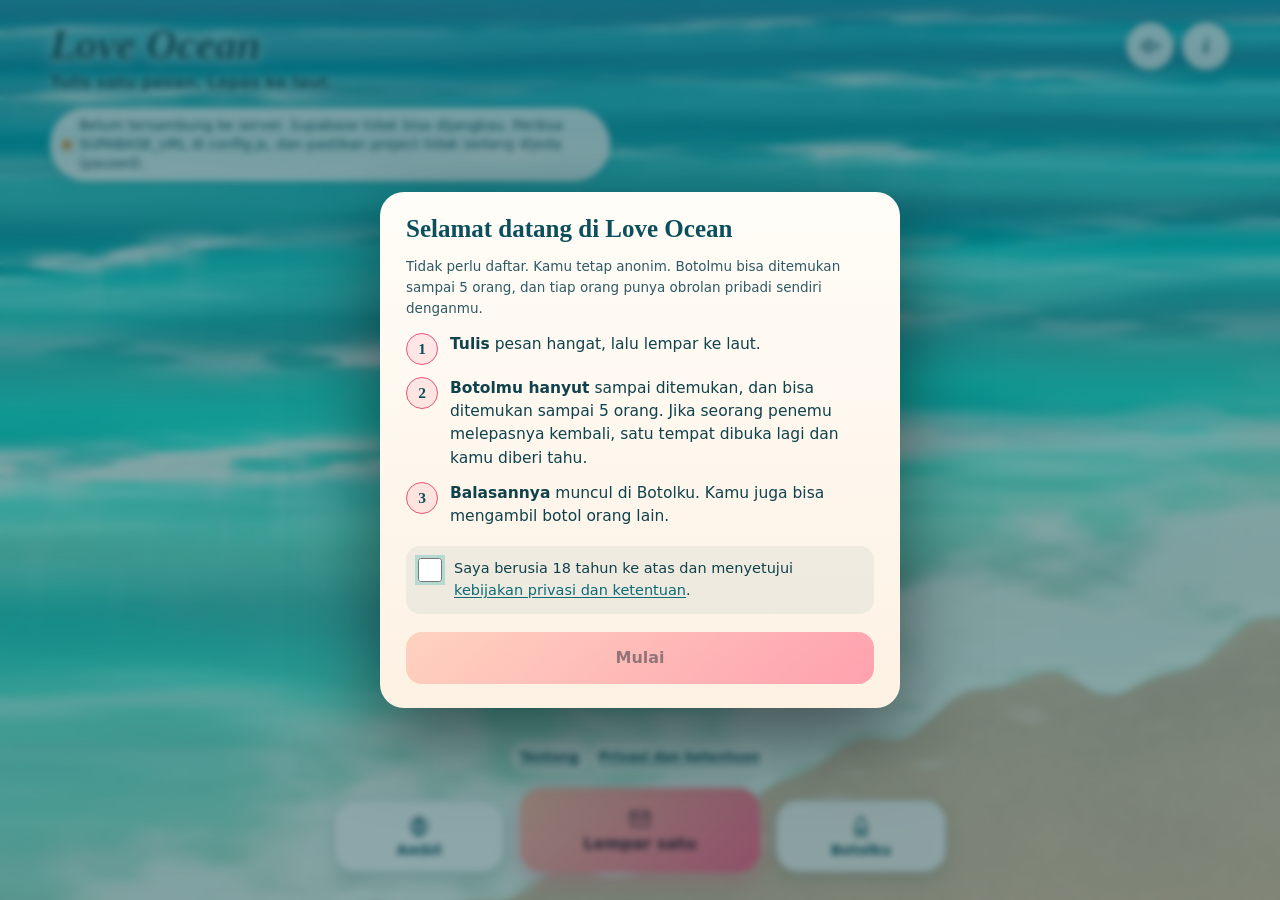
<file: index.html>
<!DOCTYPE html>
<html lang="id">
<head>
<meta charset="utf-8">
<title>Love Ocean – Kirim Pesan Anonim dalam Botol ke Laut</title>
<meta name="viewport" content="width=device-width, initial-scale=1, viewport-fit=cover">
<meta name="description" content="Love Ocean: tulis satu pesan hangat, masukkan ke botol, dan lepas ke laut. Seseorang akan menemukannya dan membalas. Anonim, tanpa daftar.">
<link rel="canonical" href="https://loveocean.web.id/">
<meta name="theme-color" content="#9fd9d4">
<meta name="color-scheme" content="light">
<meta name="mobile-web-app-capable" content="yes">
<meta name="apple-mobile-web-app-capable" content="yes">
<meta name="apple-mobile-web-app-status-bar-style" content="default">
<meta property="og:type" content="website">
<meta property="og:site_name" content="Love Ocean">
<meta property="og:locale" content="id_ID">
<meta property="og:url" content="https://loveocean.web.id/">
<meta property="og:image" content="https://loveocean.web.id/icons/icon-512.png">
<meta property="og:image:alt" content="Logo Love Ocean: botol pesan di laut">
<meta name="twitter:card" content="summary">
<meta property="og:title" content="Love Ocean – Kirim Pesan Anonim dalam Botol ke Laut">
<meta property="og:description" content="Tulis satu pesan hangat. Lepas ke laut. Seseorang akan menemukannya.">
<meta name="twitter:title" content="Love Ocean – Kirim Pesan Anonim dalam Botol ke Laut">
<meta name="twitter:description" content="Tulis satu pesan hangat. Lepas ke laut. Seseorang akan menemukannya.">
<link rel="manifest" href="/manifest.json">
<link rel="icon" type="image/png" sizes="192x192" href="/icons/logoloveocean.png">
<link rel="apple-touch-icon" href="/icons/logoloveocean.png">
<link rel="preload" as="image" href="/day/beach.webp" type="image/webp">
<link rel="stylesheet" href="/css/style.css">
<link rel="stylesheet" href="/css/mine.css">
<link rel="stylesheet" href="/css/account.css">
<link rel="stylesheet" href="/css/chat.css">
<link rel="stylesheet" href="/css/theme-day.css">
</head>
<body>

<svg class="defs" width="0" height="0" aria-hidden="true" focusable="false">
  <defs>
    <linearGradient id="wv-fill" x1="0" y1="0" x2="0" y2="1">
      <stop offset="0" stop-color="#fff" stop-opacity=".38"/>
      <stop offset=".45" stop-color="#d9fbf6" stop-opacity=".12"/>
      <stop offset="1" stop-color="#bff3ec" stop-opacity="0"/>
    </linearGradient>
    <linearGradient id="bt-glass" x1="0" y1="0" x2="0" y2="1">
      <stop offset="0" stop-color="#ebfcfc" stop-opacity=".62"/>
      <stop offset=".45" stop-color="#aae1e6" stop-opacity=".2"/>
      <stop offset="1" stop-color="#78c8d2" stop-opacity=".34"/>
    </linearGradient>
    <linearGradient id="bt-sheen" x1="0" y1="0" x2="0" y2="1">
      <stop offset="0" stop-color="#fff" stop-opacity=".38"/>
      <stop offset=".3" stop-color="#fff" stop-opacity="0"/>
      <stop offset=".72" stop-color="#fff" stop-opacity="0"/>
      <stop offset="1" stop-color="#fff" stop-opacity=".2"/>
    </linearGradient>
    <linearGradient id="bt-paper" x1="0" y1="0" x2="0" y2="1">
      <stop offset="0" stop-color="#fffaf0"/>
      <stop offset=".6" stop-color="#f6e8c8"/>
      <stop offset="1" stop-color="#e7d3a6"/>
    </linearGradient>
    <linearGradient id="bt-cork" x1="0" y1="0" x2="0" y2="1">
      <stop offset="0" stop-color="#dcab70"/>
      <stop offset="1" stop-color="#a97a42"/>
    </linearGradient>
  </defs>
  <!-- botol kaca bertutup gabus dengan gulungan surat; dibaringkan, ujung gabus di kanan -->
  <symbol id="bottle" viewBox="0 0 150 56">
    <path d="M16 12C8 12 6 17 6 22V34C6 39 8 44 16 44H88C101 44 106 35 117 31.5H127V24.5H117C106 21 101 12 88 12Z" fill="url(#bt-glass)"/>
    <path d="M26 19.5C22.500 19.500 21.500 23 21.500 28S22.500 36.500 26 36.500H78C81.500 36.500 82.500 33 82.500 28S81.500 19.500 78 19.500Z" fill="url(#bt-paper)"/>
    <ellipse cx="80" cy="28" rx="3.400" ry="8.500" fill="#ecd8ad" stroke="#cdb584" stroke-width=".6"/>
    <path d="M80 22.500C77.500 24.500 77.500 31.500 80 33.500" fill="none" stroke="#b79b6a" stroke-width=".7"/>
    <path d="M30 24h34M30 28h40M30 32h28" stroke="#9b8260" stroke-opacity=".45" stroke-width="1" stroke-linecap="round"/>
    <rect x="50" y="18.800" width="4.200" height="18.400" rx="1" fill="currentColor"/>
    <path d="M52 19C47 13 44 18 50 19.500ZM52 19C57 13 60 18 54 19.500Z" fill="currentColor"/>
    <rect x="124" y="21.500" width="6" height="13" rx="2" fill="url(#bt-glass)" stroke="#fff" stroke-opacity=".8" stroke-width="1"/>
    <rect x="127" y="23" width="14" height="10" rx="2.600" fill="url(#bt-cork)"/>
    <circle cx="131" cy="26" r=".8" fill="#8a5f30" fill-opacity=".6"/><circle cx="135" cy="30" r=".9" fill="#8a5f30" fill-opacity=".6"/><circle cx="138" cy="26.500" r=".7" fill="#8a5f30" fill-opacity=".6"/>
    <path d="M16 12C8 12 6 17 6 22V34C6 39 8 44 16 44H88C101 44 106 35 117 31.5H127V24.5H117C106 21 101 12 88 12Z" fill="url(#bt-sheen)" stroke="#fff" stroke-opacity=".9" stroke-width="1.200"/>
    <path d="M17 13.800C9 13.800 7.800 18 7.800 22.500V33.500C7.800 38 9 42.200 17 42.200" fill="none" stroke="#5db7c0" stroke-opacity=".35" stroke-width="1.400"/>
    <path d="M18 15.500H84" stroke="#fff" stroke-opacity=".82" stroke-width="2.400" stroke-linecap="round"/>
    <path d="M92 15.500C100 16 104 22 112 25.500" stroke="#fff" stroke-opacity=".55" stroke-width="1.600" fill="none" stroke-linecap="round"/>
    <path d="M20 41H66" stroke="#fff" stroke-opacity=".28" stroke-width="1.600" stroke-linecap="round"/>
    <ellipse cx="11" cy="24" rx="1.600" ry="5" fill="#fff" fill-opacity=".55"/>
  </symbol>
  <symbol id="i-heart" viewBox="0 0 24 24"><path d="M12 19.500c-8-5.200-6.200-11.800 0-8.800 6.200-3 8 3.600 0 8.800z" fill="currentColor"/></symbol>
  <symbol id="i-shell" viewBox="0 0 24 24"><path d="M12 3c-4.500 0-8 3.600-8 8.200 0 3.500 2 6.300 4.500 7.600L12 21l3.500-2.200C18 17.500 20 14.700 20 11.200 20 6.600 16.500 3 12 3z M12 3v18 M12 3C9.500 6 8.300 8.500 8.500 18.800 M12 3c2.500 3 3.700 5.500 3.500 15.800" fill="none" stroke="currentColor" stroke-width="1.600" stroke-linejoin="round" stroke-linecap="round"/></symbol>
  <symbol id="i-send" viewBox="0 0 24 24"><path d="M3 6.500A1.500 1.500 0 0 1 4.500 5h15A1.500 1.500 0 0 1 21 6.500v11a1.500 1.500 0 0 1-1.500 1.500h-15A1.500 1.500 0 0 1 3 17.500z M3.500 6.500 12 13l8.500-6.500" fill="none" stroke="currentColor" stroke-width="1.700" stroke-linejoin="round" stroke-linecap="round"/></symbol>
  <symbol id="i-bottle" viewBox="0 0 24 24"><path d="M9.500 3h5v3l2.200 2.500c.5.600.8 1.300.8 2.100V19a2 2 0 0 1-2 2h-7a2 2 0 0 1-2-2v-8.400c0-.8.300-1.500.8-2.100L9.500 6z M9.500 3h5 M9.500 14.500c1.200-1.200 2.300-.2 2.500.6.200-.8 1.300-1.800 2.500-.6 1.100 1.100-.2 2.300-2.500 3.900-2.300-1.600-3.600-2.800-2.500-3.900z" fill="none" stroke="currentColor" stroke-width="1.600" stroke-linejoin="round" stroke-linecap="round"/></symbol>
  <symbol id="i-trash" viewBox="0 0 24 24"><path d="M4 7h16 M9 7V4.500h6V7 M6.500 7l1 13h9l1-13 M10 11v6 M14 11v6" fill="none" stroke="currentColor" stroke-width="1.700" stroke-linejoin="round" stroke-linecap="round"/></symbol>
  <symbol id="i-sound" viewBox="0 0 24 24"><path d="M4 9.500v5h3.500L12 18.500v-13L7.500 9.500z M15.500 9a4 4 0 0 1 0 6 M18 6.500a7.500 7.500 0 0 1 0 11" fill="none" stroke="currentColor" stroke-width="1.700" stroke-linejoin="round" stroke-linecap="round"/></symbol>
  <symbol id="i-mute" viewBox="0 0 24 24"><path d="M4 9.500v5h3.500L12 18.500v-13L7.500 9.500z M16 9.500l5 5 M21 9.500l-5 5" fill="none" stroke="currentColor" stroke-width="1.700" stroke-linejoin="round" stroke-linecap="round"/></symbol>

  <!-- 10 avatar laut (bulat, warna datar) -->
  <symbol id="av-paus" viewBox="0 0 48 48"><circle cx="24" cy="24" r="24" fill="#bcd0ff"/><path d="M38 25q4-7 8-6-1 6-5 9z" fill="#3f74c4"/><ellipse cx="23" cy="28" rx="15" ry="9" fill="#3f74c4"/><ellipse cx="21" cy="31.500" rx="10" ry="4" fill="#d8e8ff"/><circle cx="14" cy="26" r="1.500" fill="#17224d"/><path d="M18 19v-5m0 0q-3-2-4 0m4 0q3-2 4 0" fill="none" stroke="#fff" stroke-width="1.700" stroke-linecap="round"/></symbol>
  <symbol id="av-penyu" viewBox="0 0 48 48"><circle cx="24" cy="24" r="24" fill="#b8f0d8"/><ellipse cx="14" cy="34" rx="4.500" ry="2.600" fill="#8fcf6a"/><ellipse cx="31" cy="34" rx="4.500" ry="2.600" fill="#8fcf6a"/><circle cx="38" cy="24" r="4.800" fill="#8fcf6a"/><ellipse cx="22" cy="26" rx="13" ry="9.500" fill="#3f9a5a"/><path d="M13 26h18M22 17v18M16 20l12 12M28 20L16 32" stroke="#2b6e40" stroke-width="1.300" fill="none" stroke-linecap="round"/><circle cx="39.500" cy="23" r="1.100" fill="#17224d"/></symbol>
  <symbol id="av-kepiting" viewBox="0 0 48 48"><circle cx="24" cy="24" r="24" fill="#ffd9c9"/><path d="M13 26L8 21M35 26l5-5M14 31l-5 4M34 31l5 4M17 34l-3 6M31 34l3 6" stroke="#c23f2d" stroke-width="2.200" stroke-linecap="round" fill="none"/><circle cx="9" cy="18" r="4.800" fill="#e8553f"/><circle cx="39" cy="18" r="4.800" fill="#e8553f"/><ellipse cx="24" cy="29" rx="12" ry="8.500" fill="#e8553f"/><path d="M19 22v-4M29 22v-4" stroke="#c23f2d" stroke-width="1.800" stroke-linecap="round"/><circle cx="19" cy="17" r="3" fill="#fff"/><circle cx="29" cy="17" r="3" fill="#fff"/><circle cx="19.300" cy="17.300" r="1.300" fill="#17224d"/><circle cx="29.300" cy="17.300" r="1.300" fill="#17224d"/><path d="M20.500 30q3.500 3 7 0" fill="none" stroke="#7a1f14" stroke-width="1.500" stroke-linecap="round"/></symbol>
  <symbol id="av-ubur" viewBox="0 0 48 48"><circle cx="24" cy="24" r="24" fill="#dccbff"/><path d="M16 27q-3 5 0 9t0 7M22 27q-3 5 0 9t0 7M28 27q-3 5 0 9t0 7M34 27q-3 5 0 9t0 6" fill="none" stroke="#e27fc0" stroke-width="2.200" stroke-linecap="round"/><path d="M9 27a15 15 0 0 1 30 0z" fill="#f6a9da"/><circle cx="19" cy="22" r="1.400" fill="#5a1f4d"/><circle cx="29" cy="22" r="1.400" fill="#5a1f4d"/><path d="M22 24.500q2 1.800 4 0" fill="none" stroke="#5a1f4d" stroke-width="1.200" stroke-linecap="round"/></symbol>
  <symbol id="av-bintang" viewBox="0 0 48 48"><circle cx="24" cy="24" r="24" fill="#ffeaa8"/><path d="M24 10L27.800 19.700 38.300 20.400 30.200 27 32.800 37.100 24 31.500 15.200 37.100 17.800 27 9.700 20.400 20.200 19.700z" fill="#ff9a3c" stroke="#ff9a3c" stroke-width="3" stroke-linejoin="round"/><circle cx="21" cy="25" r="1.300" fill="#5a2a00"/><circle cx="27" cy="25" r="1.300" fill="#5a2a00"/><path d="M21.500 28q2.500 2 5 0" fill="none" stroke="#5a2a00" stroke-width="1.200" stroke-linecap="round"/></symbol>
  <symbol id="av-kerang" viewBox="0 0 48 48"><circle cx="24" cy="24" r="24" fill="#ffdbe9"/><path d="M8 28a16 16 0 0 1 32 0q0 3-4 6H12q-4-3-4-6z" fill="#ffb199"/><path d="M24 34L12 21M24 34L18 15M24 34v-20M24 34l6-19M24 34l12-13" stroke="#e68a73" stroke-width="1.500" stroke-linecap="round" fill="none"/><rect x="17" y="34" width="14" height="4" rx="2" fill="#e68a73"/><circle cx="24" cy="29" r="3.600" fill="#fff" stroke="#f0d6e6" stroke-width="1"/></symbol>
  <symbol id="av-gurita" viewBox="0 0 48 48"><circle cx="24" cy="24" r="24" fill="#c9f0f5"/><path d="M14 28q-5 6-1 12M20 30q-2 5 0 9M28 30q2 5 0 9M34 28q5 6 1 12" fill="none" stroke="#8b5cc6" stroke-width="4.500" stroke-linecap="round"/><circle cx="24" cy="21" r="12" fill="#8b5cc6"/><circle cx="19.500" cy="22" r="3.200" fill="#fff"/><circle cx="28.500" cy="22" r="3.200" fill="#fff"/><circle cx="19.800" cy="22.400" r="1.500" fill="#17224d"/><circle cx="28.800" cy="22.400" r="1.500" fill="#17224d"/><circle cx="20" cy="13.500" r="1.300" fill="#b690e6"/><circle cx="26" cy="12.500" r="1.800" fill="#b690e6"/><path d="M21.500 27.500q2.500 2 5 0" fill="none" stroke="#3b1f66" stroke-width="1.300" stroke-linecap="round"/></symbol>
  <symbol id="av-ikan" viewBox="0 0 48 48"><circle cx="24" cy="24" r="24" fill="#c9f3ee"/><path d="M33 24l10-8v16z" fill="#ff8a2b"/><ellipse cx="22" cy="24" rx="13" ry="8.500" fill="#ff8a2b"/><path d="M20 16.500q3-4 8-2.500-1 3-3 5" fill="#f26a0f"/><path d="M26 16.500q3 7 0 15" fill="none" stroke="#fff" stroke-width="2.200" stroke-linecap="round"/><circle cx="14.500" cy="22" r="2" fill="#fff"/><circle cx="14.800" cy="22.200" r="1" fill="#17224d"/><path d="M11 26q2 1.200 3.500 0" fill="none" stroke="#7a2d00" stroke-width="1.100" stroke-linecap="round"/></symbol>
  <symbol id="av-kudalaut" viewBox="0 0 48 48"><circle cx="24" cy="24" r="24" fill="#d6f5c9"/><path d="M23 14c9 4 9 13 3 18-4 3-3 7 2 7" fill="none" stroke="#f5b83d" stroke-width="5.500" stroke-linecap="round"/><circle cx="22" cy="13" r="6" fill="#f5b83d"/><path d="M17 13h-7" stroke="#f5b83d" stroke-width="3.400" stroke-linecap="round"/><path d="M20 7q2-3 5-1" fill="none" stroke="#e08f12" stroke-width="1.800" stroke-linecap="round"/><circle cx="23" cy="12" r="1.300" fill="#5a3300"/><path d="M29 24q4 0 5 3M28 30q4 1 4 4" fill="none" stroke="#e08f12" stroke-width="1.800" stroke-linecap="round"/></symbol>
  <symbol id="av-camar" viewBox="0 0 48 48"><circle cx="24" cy="24" r="24" fill="#b5e3ff"/><path d="M36 22l9 2-9 3z" fill="#ffb23f"/><ellipse cx="22" cy="29" rx="12" ry="8" fill="#fff"/><circle cx="32" cy="21" r="6.500" fill="#fff"/><path d="M9 28q11-12 22-1-11 5-22 1z" fill="#d3dcea"/><circle cx="33.500" cy="20" r="1.200" fill="#17224d"/><path d="M12 37l-3 4M16 38l-2 4" stroke="#ffb23f" stroke-width="1.600" stroke-linecap="round"/></symbol>
</svg>

<div class="app">
  <main class="scene" aria-label="Pantai dan laut siang hari dengan botol pesan yang mengapung">
    <div class="stage">
      <div class="swell2" aria-hidden="true"></div>
      <div class="waves back" aria-hidden="true">
        <div class="wv wv1"><svg viewBox="0 0 1200 60" preserveAspectRatio="none"><path class="wf" d="M0 30Q75 6 150 30T300 30T450 30T600 30T750 30T900 30T1050 30T1200 30V60H0Z"/><path class="wc" d="M0 30Q75 6 150 30T300 30T450 30T600 30T750 30T900 30T1050 30T1200 30"/></svg></div>
        <div class="wv wv2"><svg viewBox="0 0 1200 60" preserveAspectRatio="none"><path class="wf" d="M0 30Q75 6 150 30T300 30T450 30T600 30T750 30T900 30T1050 30T1200 30V60H0Z"/><path class="wc" d="M0 30Q75 6 150 30T300 30T450 30T600 30T750 30T900 30T1050 30T1200 30"/></svg></div>
        <div class="wv wv3"><svg viewBox="0 0 1200 60" preserveAspectRatio="none"><path class="wf" d="M0 30Q75 6 150 30T300 30T450 30T600 30T750 30T900 30T1050 30T1200 30V60H0Z"/><path class="wc" d="M0 30Q75 6 150 30T300 30T450 30T600 30T750 30T900 30T1050 30T1200 30"/></svg></div>
        <div class="wv wv4"><svg viewBox="0 0 1200 60" preserveAspectRatio="none"><path class="wf" d="M0 30Q75 6 150 30T300 30T450 30T600 30T750 30T900 30T1050 30T1200 30V60H0Z"/><path class="wc" d="M0 30Q75 6 150 30T300 30T450 30T600 30T750 30T900 30T1050 30T1200 30"/></svg></div>
      </div>
      <div class="glints" aria-hidden="true"><i></i><i></i><i></i><i></i><i></i><i></i><i></i><i></i><i></i><i></i></div>
      <div class="sea" id="sea">
        <div class="bottles" id="bottles"></div>
      </div>
      <div class="waves front" aria-hidden="true">
        <div class="wv wv5"><svg viewBox="0 0 1200 60" preserveAspectRatio="none"><path class="wf" d="M0 30Q75 6 150 30T300 30T450 30T600 30T750 30T900 30T1050 30T1200 30V60H0Z"/><path class="wc" d="M0 30Q75 6 150 30T300 30T450 30T600 30T750 30T900 30T1050 30T1200 30"/></svg></div>
      </div>
    </div>
  </main>

  <header class="top">
    <div class="brand">
      <h1>Love Ocean</h1>
      <p class="tagline">Tulis satu pesan. Lepas ke laut.</p>
    </div>
    <div class="top-btns">
      <button id="installBtn" class="install" type="button" hidden>Pasang</button>
      <button id="btnSound" class="round" type="button" aria-pressed="false" aria-label="Nyalakan suara ombak">
        <svg class="ic" aria-hidden="true"><use id="soundIcon" href="#i-mute"/></svg>
      </button>
      <button id="btnInfo" class="round" type="button" aria-label="Tentang dan privasi">
        <span class="ital" aria-hidden="true">i</span>
      </button>
    </div>
  </header>

  <p class="pill" id="seaInfo" role="status" aria-live="polite"><span class="dot" aria-hidden="true"></span><span id="seaText">Menghubungkan ke laut...</span></p>

  <p class="legal"><a href="/tentang">Tentang</a><span aria-hidden="true"> · </span><a href="/privacy">Privasi dan ketentuan</a></p>

  <nav class="dock" aria-label="Menu utama">
    <button class="dock-btn" id="btnTake" type="button">
      <svg class="ic" aria-hidden="true"><use href="#i-shell"/></svg>
      <span>Ambil</span>
    </button>
    <button class="dock-btn main" id="btnThrow" type="button">
      <svg class="ic" aria-hidden="true"><use href="#i-send"/></svg>
      <span>Lempar satu</span>
    </button>
    <button class="dock-btn" id="btnMine" type="button">
      <span class="ico-wrap">
        <svg class="ic" aria-hidden="true"><use href="#i-bottle"/></svg>
        <b class="badge" id="badge" hidden>0</b>
      </span>
      <span>Botolku</span>
    </button>
  </nav>
</div>

<noscript>
  <div class="noscript">Love Ocean memerlukan JavaScript. Aktifkan JavaScript di browsermu untuk menulis dan menemukan botol pesan. Baca juga <a href="/tentang">tentang Love Ocean</a>.</div>
</noscript>

<!-- Botolku: halaman layar penuh (css/mine.css, js/mine.js) -->
<section class="mine-page" id="pageMine" hidden aria-labelledby="tMinePage">
  <header class="mine-bar">
    <button class="mine-back" id="mineBack" type="button" aria-label="Kembali">
      <svg class="ic" viewBox="0 0 24 24" aria-hidden="true"><path d="M20 12H5 M11 5l-7 7 7 7" fill="none" stroke="currentColor" stroke-width="2" stroke-linecap="round" stroke-linejoin="round"/></svg>
    </button>
    <h2 id="tMinePage">Botolku</h2>
  </header>
  <div class="mine-list" id="mineChats"></div>
  <button class="mine-fab" id="mineFab" type="button" aria-label="Lempar satu botol">
    <svg class="ic" viewBox="0 0 24 24" aria-hidden="true"><use href="#i-send"/></svg>
  </button>
</section>

<!-- Pertama kali: persetujuan usia dan ketentuan -->
<dialog id="dlgWelcome" aria-labelledby="tWelcome">
  <div class="grab" aria-hidden="true"></div>
  <h2 id="tWelcome">Selamat datang di Love Ocean</h2>
  <p class="hint first">Tidak perlu daftar. Kamu tetap anonim. Botolmu bisa ditemukan sampai 5 orang, dan tiap orang punya obrolan pribadi sendiri denganmu.</p>
  <ol class="steps">
    <li><b>Tulis</b> pesan hangat, lalu lempar ke laut.</li>
    <li><b>Botolmu hanyut</b> sampai ditemukan, dan bisa ditemukan sampai 5 orang. Jika seorang penemu melepasnya kembali, satu tempat dibuka lagi dan kamu diberi tahu.</li>
    <li><b>Balasannya</b> muncul di Botolku. Kamu juga bisa mengambil botol orang lain.</li>
  </ol>
  <label class="check" for="ageOk">
    <input type="checkbox" id="ageOk">
    <span>Saya berusia 18 tahun ke atas dan menyetujui <a class="lnk" href="/privacy" target="_blank" rel="noopener">kebijakan privasi dan ketentuan</a>.</span>
  </label>
  <div class="row">
    <button class="btn primary" id="welcomeGo" type="button" disabled>Mulai</button>
  </div>
</dialog>

<!-- Lempar satu -->
<dialog id="dlgThrow" aria-labelledby="tThrow">
  <div class="grab" aria-hidden="true"></div>
  <h2 id="tThrow">Lempar satu botol</h2>
  <label for="inName">Nama panggilan (boleh dikosongkan)</label>
  <input id="inName" type="text" maxlength="30" autocomplete="off" placeholder="Contoh: Pelaut Rindu">
  <label id="lAvThrow">Avatar (boleh dikosongkan)</label>
  <div class="av-pick" role="radiogroup" aria-labelledby="lAvThrow"></div>
  <label for="inMsg">Pesanmu</label>
  <textarea id="inMsg" maxlength="280" rows="5" placeholder="Tulis sesuatu yang hangat..."></textarea>
  <div class="count" id="count" aria-live="polite">0 / 280</div>
  <p class="hint">Botolmu hanyut dan bisa ditemukan sampai 5 orang, masing-masing dalam obrolan pribadi. Kamu boleh menulis kontak atau tautan, tetapi hati-hati membagikannya kepada orang yang belum kamu kenal.</p>
  <div class="row">
    <button class="btn ghost" type="button" data-close>Batal</button>
    <button class="btn primary" id="doThrow" type="button">Lempar ke laut</button>
  </div>
</dialog>

<!-- Peringatan sebelum mengirim pesan yang memuat tautan, nomor, atau akun -->
<dialog id="dlgWarn" aria-labelledby="tWarn">
  <div class="grab" aria-hidden="true"></div>
  <h2 id="tWarn">Hati-hati membagikan kontak</h2>
  <p class="hint first">Pesanmu tampaknya memuat tautan, nomor telepon, atau akun media sosial. Jangan bagikan data pribadi kepada orang yang belum kamu kenal, jangan mengirim uang, dan jangan membuka tautan yang mencurigakan.</p>
  <div class="row">
    <button class="btn ghost" id="warnEdit" type="button">Ubah pesan</button>
    <button class="btn primary" id="warnSend" type="button">Tetap kirim</button>
  </div>
</dialog>

<!-- Laporkan -->
<dialog id="dlgReport" aria-labelledby="tReport">
  <div class="grab" aria-hidden="true"></div>
  <h2 id="tReport">Laporkan botol ini</h2>
  <p class="hint first">Botol langsung disembunyikan dari tampilanmu. Pengelola akan meninjaunya. Laporan yang tidak benar bisa membuat akunmu dibatasi.</p>
  <fieldset class="reasons">
    <legend>Alasan</legend>
    <label class="opt"><input type="radio" name="rReason" value="pelecehan" checked><span>Pelecehan atau perundungan</span></label>
    <label class="opt"><input type="radio" name="rReason" value="seksual"><span>Konten seksual</span></label>
    <label class="opt"><input type="radio" name="rReason" value="ancaman"><span>Ancaman atau kekerasan</span></label>
    <label class="opt"><input type="radio" name="rReason" value="kebencian"><span>Ujaran kebencian</span></label>
    <label class="opt"><input type="radio" name="rReason" value="penipuan_spam"><span>Penipuan, spam, atau tautan berbahaya</span></label>
    <label class="opt"><input type="radio" name="rReason" value="data_pribadi"><span>Membagikan data pribadi orang lain</span></label>
    <label class="opt"><input type="radio" name="rReason" value="menyakiti_diri"><span>Ajakan menyakiti diri</span></label>
    <label class="opt"><input type="radio" name="rReason" value="lainnya"><span>Lainnya</span></label>
  </fieldset>
  <label for="rNote">Keterangan (boleh dikosongkan)</label>
  <textarea id="rNote" maxlength="200" rows="2" placeholder="Ceritakan singkat bila perlu"></textarea>
  <div class="row">
    <button class="btn ghost" type="button" data-close>Batal</button>
    <button class="btn danger" id="rSend" type="button">Kirim laporan</button>
  </div>
</dialog>

<!-- Satu botol (Ambil dan Botolku) -->
<dialog id="dlgBottle" class="chat" aria-labelledby="tBottle">
  <header class="chat-head">
    <button class="chat-back" type="button" data-close aria-label="Kembali">
      <svg class="ic" viewBox="0 0 24 24" aria-hidden="true"><path d="M20 12H5 M11 5l-7 7 7 7" fill="none" stroke="currentColor" stroke-width="2" stroke-linecap="round" stroke-linejoin="round"/></svg>
    </button>
    <span class="chat-avatar" id="bAvatar" aria-hidden="true"><svg class="ic"><use href="#i-heart"/></svg></span>
    <div class="chat-title">
      <h2 id="tBottle">Sebuah botol</h2>
      <p class="chat-sub" id="bHint"></p>
    </div>
    <button class="chat-more" id="bMenu" type="button" aria-label="Menu lainnya" aria-haspopup="true">
      <svg class="ic" viewBox="0 0 24 24" aria-hidden="true"><circle cx="12" cy="5" r="2" fill="currentColor"/><circle cx="12" cy="12" r="2" fill="currentColor"/><circle cx="12" cy="19" r="2" fill="currentColor"/></svg>
    </button>
    <div class="chat-menu" id="bMenuBox" hidden>
      <button class="mini" id="bRelease" type="button" hidden>Lepas kembali</button>
      <button class="mini" id="bBlock" type="button" hidden>Blokir pengguna ini</button>
      <button class="mini" id="bReport" type="button">Laporkan</button>
      <button class="mini" id="bDelete" type="button" hidden>Hapus botol</button>
    </div>
  </header>

  <div class="chat-body" id="bScroll">
    <p class="chat-status" id="bStatus"></p>
    <div class="bubble first" id="bNote">
      <p class="bt" id="bText"></p>
      <span class="bm" id="bFrom"></span>
    </div>
    <div id="bThread" class="thread" aria-live="polite"></div>
  </div>

  <div class="composer" id="bReplyBox">
    <div class="composer-row">
      <textarea id="inReply" maxlength="280" rows="1" placeholder="Tulis balasan..." aria-label="Balasanmu"></textarea>
      <button class="send" id="doReply" type="button" aria-label="Kirim balasan">
        <svg class="ic" viewBox="0 0 24 24" aria-hidden="true"><path d="M4 12l16-8-6 17-3-7z M11 14l9-10" fill="none" stroke="currentColor" stroke-width="1.8" stroke-linejoin="round" stroke-linecap="round"/></svg>
      </button>
    </div>
    <div class="count" id="countR">0 / 280</div>
  </div>
</dialog>

<!-- Akun opsional -->
<dialog id="dlgAccount" aria-labelledby="tAccount">
  <div class="grab" aria-hidden="true"></div>
  <h2 id="tAccount">Simpan akunku</h2>
  <p class="hint first" id="acctIntro"></p>
  <p class="hint" id="acctWarn" hidden>Catatan: botol dari akun anonim di perangkat ini tidak ikut pindah ke akun yang kamu masuki.</p>
  <div id="acctStep1">
    <label for="acctEmail">Email</label>
    <input id="acctEmail" type="email" inputmode="email" autocomplete="email" maxlength="120" placeholder="nama@email.com">
    <div class="row">
      <button class="btn ghost" type="button" data-close>Batal</button>
      <button class="btn primary" id="acctSend" type="button">Kirim kode</button>
    </div>
  </div>
  <div id="acctStep2" hidden>
    <p class="hint" id="acctSent"></p>
    <label for="acctCode">Kode verifikasi</label>
    <input id="acctCode" class="code-in" type="text" inputmode="numeric" autocomplete="one-time-code" maxlength="10" placeholder="000000">
    <div class="row">
      <button class="btn primary" id="acctVerify" type="button">Verifikasi</button>
    </div>
    <button class="link-btn" id="acctResend" type="button" disabled>Kirim ulang kode</button>
    <button class="link-btn" id="acctChange" type="button">Ganti email</button>
  </div>
  <p class="acct-err" id="acctErr" role="alert"></p>
  <button class="link-btn" id="acctSwitch" type="button">Sudah punya akun? Masuk</button>
</dialog>

<!-- Info -->
<dialog id="dlgInfo" aria-labelledby="tInfo">
  <div class="grab" aria-hidden="true"></div>
  <h2 id="tInfo">Tentang Love Ocean</h2>
  <p class="hint first">Pesan bersifat anonim. Kamu masuk otomatis tanpa daftar, memakai akun anonim yang tersimpan di perangkat ini. Jika data browser atau aplikasi dihapus, akun anonimmu ikut hilang.</p>
  <p class="hint">Botolmu bisa dibaca sampai 5 orang, masing-masing dalam obrolan pribadi yang terpisah. Jika seorang penemu melepasnya kembali, obrolan dengan dia dihapus dan satu tempat dibuka lagi.</p>
  <p class="hint">Pesan yang melanggar bisa dilaporkan lewat menu titik tiga di dalam botol. Botol yang kamu laporkan langsung disembunyikan dari tampilanmu, lalu ditinjau. Kamu juga bisa memblokir pengguna.</p>
  <p class="hint" id="iosHint" hidden>Di iPhone: ketuk Bagikan, lalu pilih Tambah ke Layar Utama.</p>
  <p class="hint"><a href="/tentang" class="lnk">Tentang Love Ocean</a> &middot; <a href="/privacy" class="lnk">Kebijakan privasi dan ketentuan</a></p>
  <div class="acct" id="pushBox" hidden>
    <p class="hint" id="pushText"></p>
    <button class="btn primary" id="btnPush" type="button">Aktifkan notifikasi</button>
  </div>
  <div class="acct">
    <label id="lAvInfo">Avatarmu</label>
    <div class="av-pick" role="radiogroup" aria-labelledby="lAvInfo"></div>
    <p class="hint">Dipakai di botol dan balasan yang kamu kirim berikutnya. Ketuk lagi untuk melepasnya. Yang sudah terkirim tidak berubah.</p>
  </div>
  <div class="acct">
    <p class="hint" id="acctText"></p>
    <button class="btn primary" id="btnAcct" type="button">Simpan akunku</button>
    <button class="link-btn" id="btnAcctLogin" type="button">Sudah punya akun? Masuk</button>
  </div>
  <div class="row col">
    <button class="btn ghost" id="btnShare" type="button">Ajak teman ke laut</button>
    <button class="btn danger" id="btnWipe" type="button">Hapus semua data saya</button>
    <button class="btn ghost" type="button" data-close>Tutup</button>
  </div>
</dialog>

<div class="toast" id="toast" popover="manual" role="status" aria-live="polite"></div>

<script src="/js/config.js"></script>
<script src="/js/app.js"></script>
<script src="/js/mine.js"></script>
<script src="/js/account.js"></script>
<script src="/js/push.js"></script>
</body>
</html>
</file>
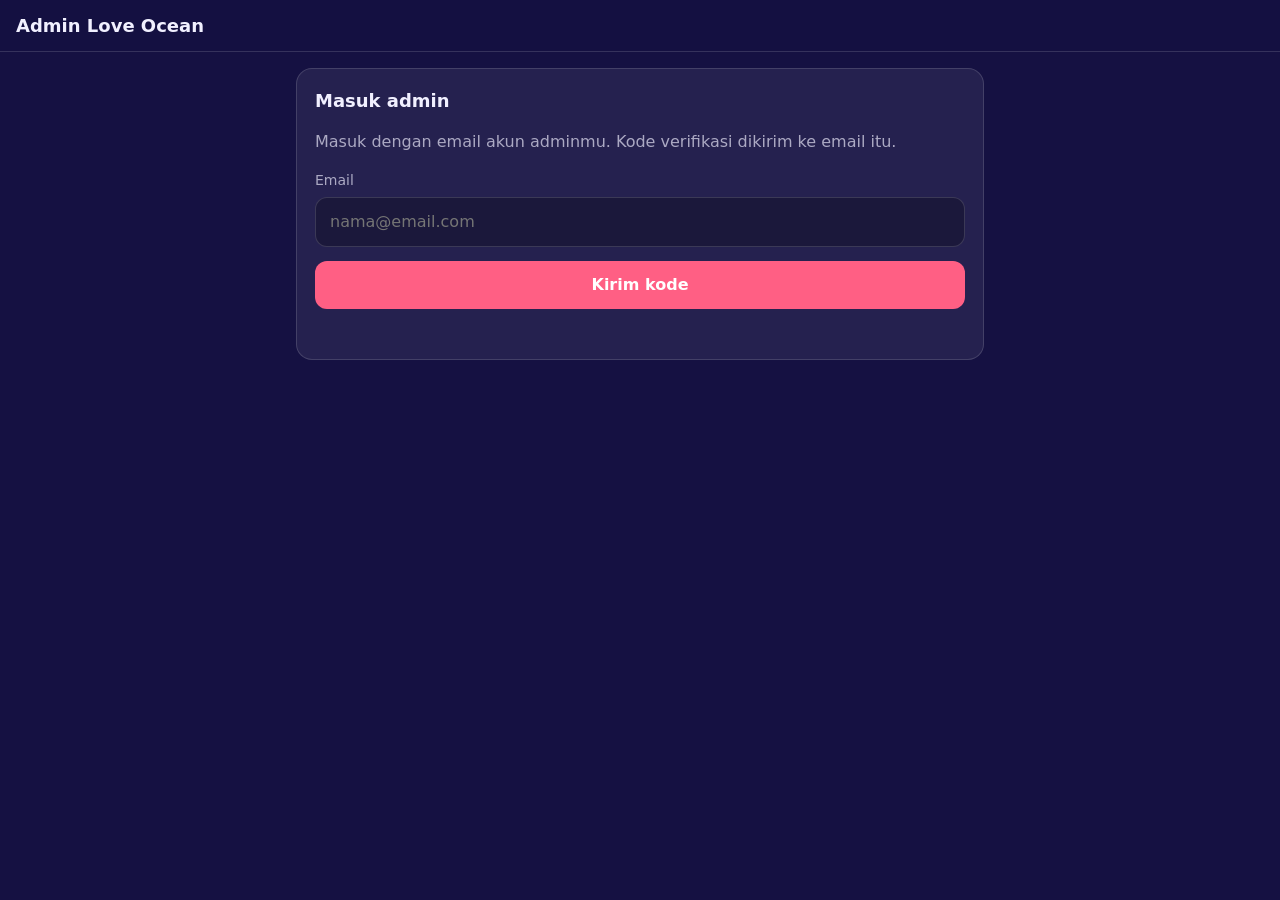
<file: admin.html>
<!DOCTYPE html>
<html lang="id">
<head>
<meta charset="utf-8">
<title>Admin Love Ocean</title>
<meta name="viewport" content="width=device-width, initial-scale=1, viewport-fit=cover">
<meta name="robots" content="noindex, nofollow">
<meta name="theme-color" content="#151142">
<meta name="color-scheme" content="dark">
<link rel="stylesheet" href="/css/admin.css">
</head>
<body>

<header class="bar">
  <h1>Admin Love Ocean</h1>
  <button class="ghost" id="btnOut" type="button" hidden>Keluar</button>
</header>

<main class="wrap">

  <!-- Masuk -->
  <section class="panel" id="viewLogin" hidden>
    <h2>Masuk admin</h2>
    <p class="muted">Masuk dengan email akun adminmu. Kode verifikasi dikirim ke email itu.</p>
    <div id="step1">
      <label for="email">Email</label>
      <input id="email" type="email" inputmode="email" autocomplete="email" maxlength="120" placeholder="nama@email.com">
      <button class="primary" id="btnSend" type="button">Kirim kode</button>
    </div>
    <div id="step2" hidden>
      <p class="muted" id="sentTo"></p>
      <label for="code">Kode verifikasi</label>
      <input id="code" type="text" inputmode="numeric" autocomplete="one-time-code" maxlength="10" placeholder="000000">
      <button class="primary" id="btnVerify" type="button">Masuk</button>
      <button class="link" id="btnBack" type="button">Ganti email</button>
    </div>
    <p class="err" id="loginErr" role="alert"></p>
  </section>

  <!-- Bukan admin -->
  <section class="panel" id="viewDenied" hidden>
    <h2>Akun ini bukan admin</h2>
    <p class="muted">Tambahkan akunmu ke tabel <code>admins</code> di Supabase (lihat catatan di akhir <code>schema.sql</code>), lalu muat ulang halaman ini.</p>
  </section>

  <!-- Antrean laporan -->
  <section id="viewQueue" hidden>
    <nav class="tabs" role="tablist" aria-label="Daftar laporan">
      <button class="tab" role="tab" data-tab="tinjau" type="button">Perlu ditinjau <b id="cTinjau">0</b></button>
      <button class="tab" role="tab" data-tab="ai" type="button">Dipulihkan AI <b id="cAi">0</b></button>
      <button class="tab" role="tab" data-tab="selesai" type="button">Selesai <b id="cSelesai">0</b></button>
    </nav>
    <p class="note" id="tabNote"></p>
    <div id="list" class="list" aria-live="polite"></div>
    <button class="ghost wide" id="btnRefresh" type="button">Muat ulang</button>
  </section>

</main>

<div class="toast" id="toast" role="status" aria-live="polite"></div>

<script src="/js/config.js"></script>
<script src="/js/admin.js"></script>
</body>
</html>
</file>
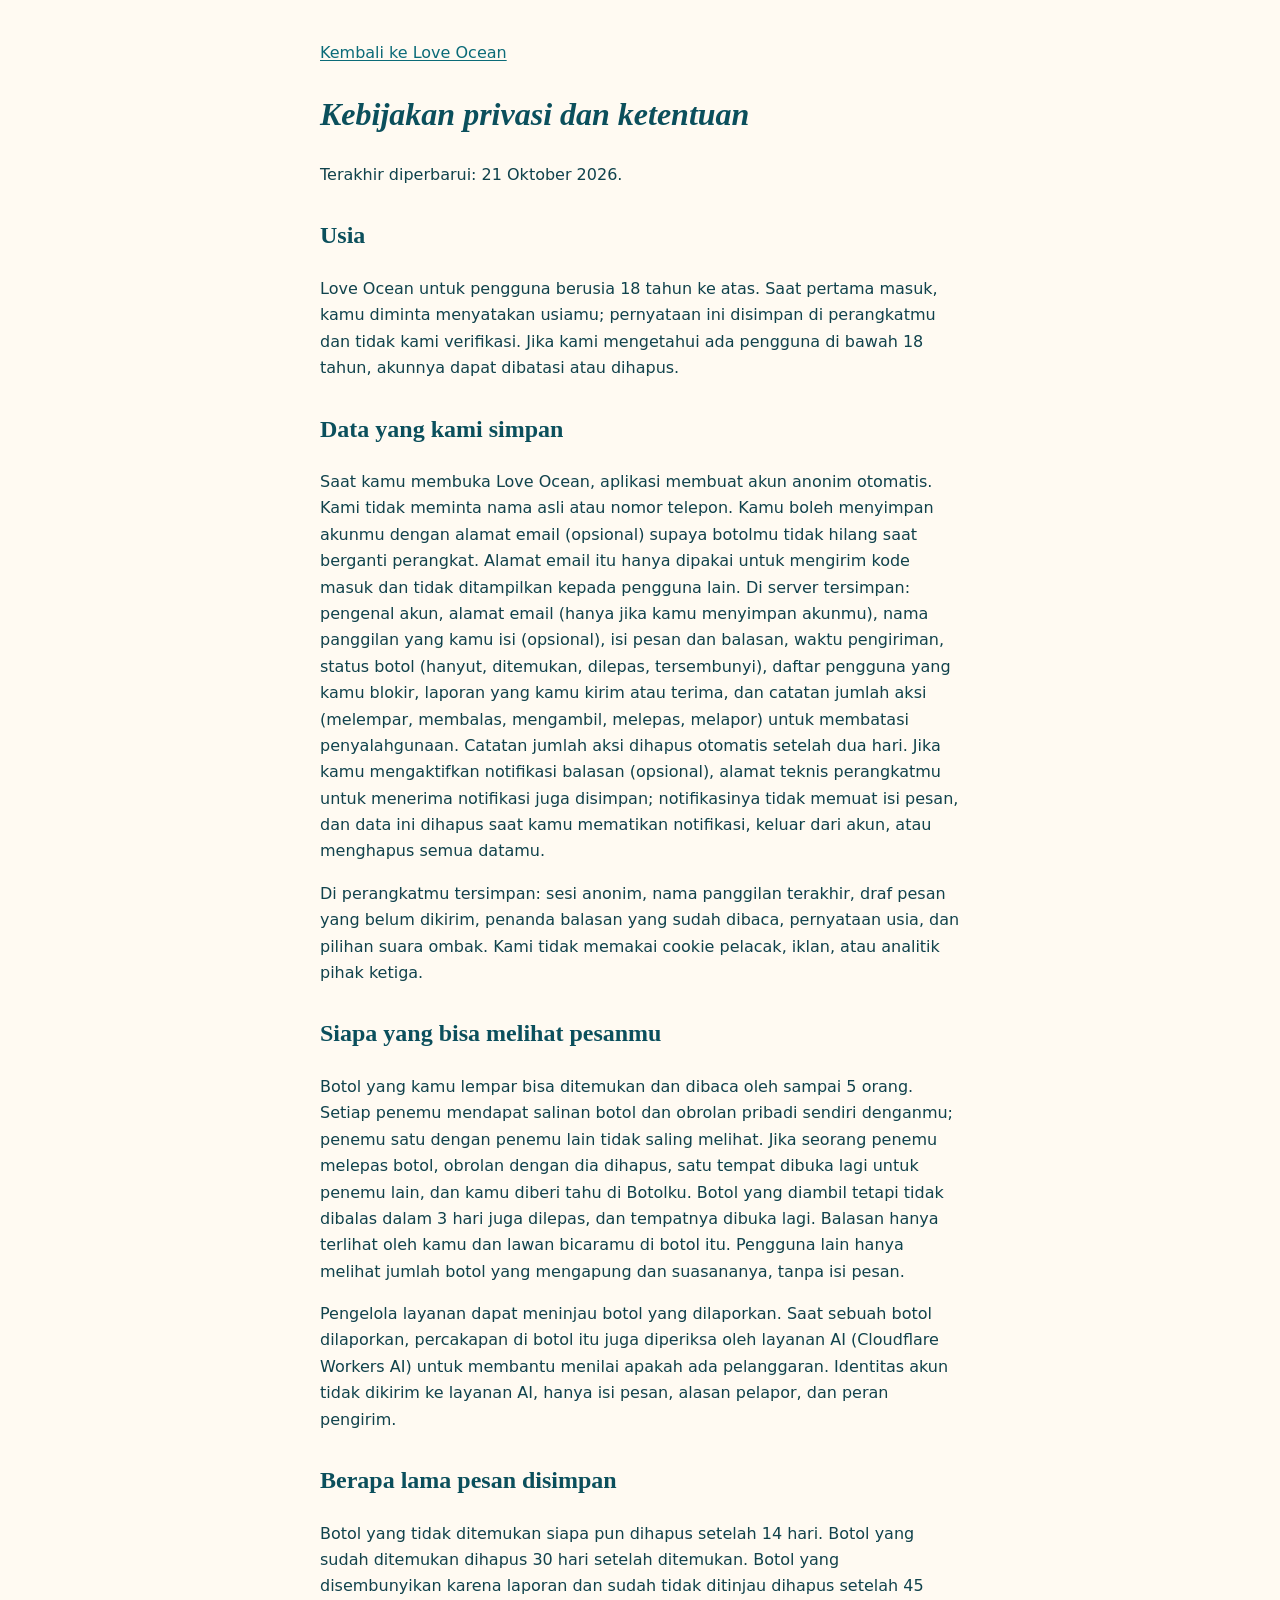
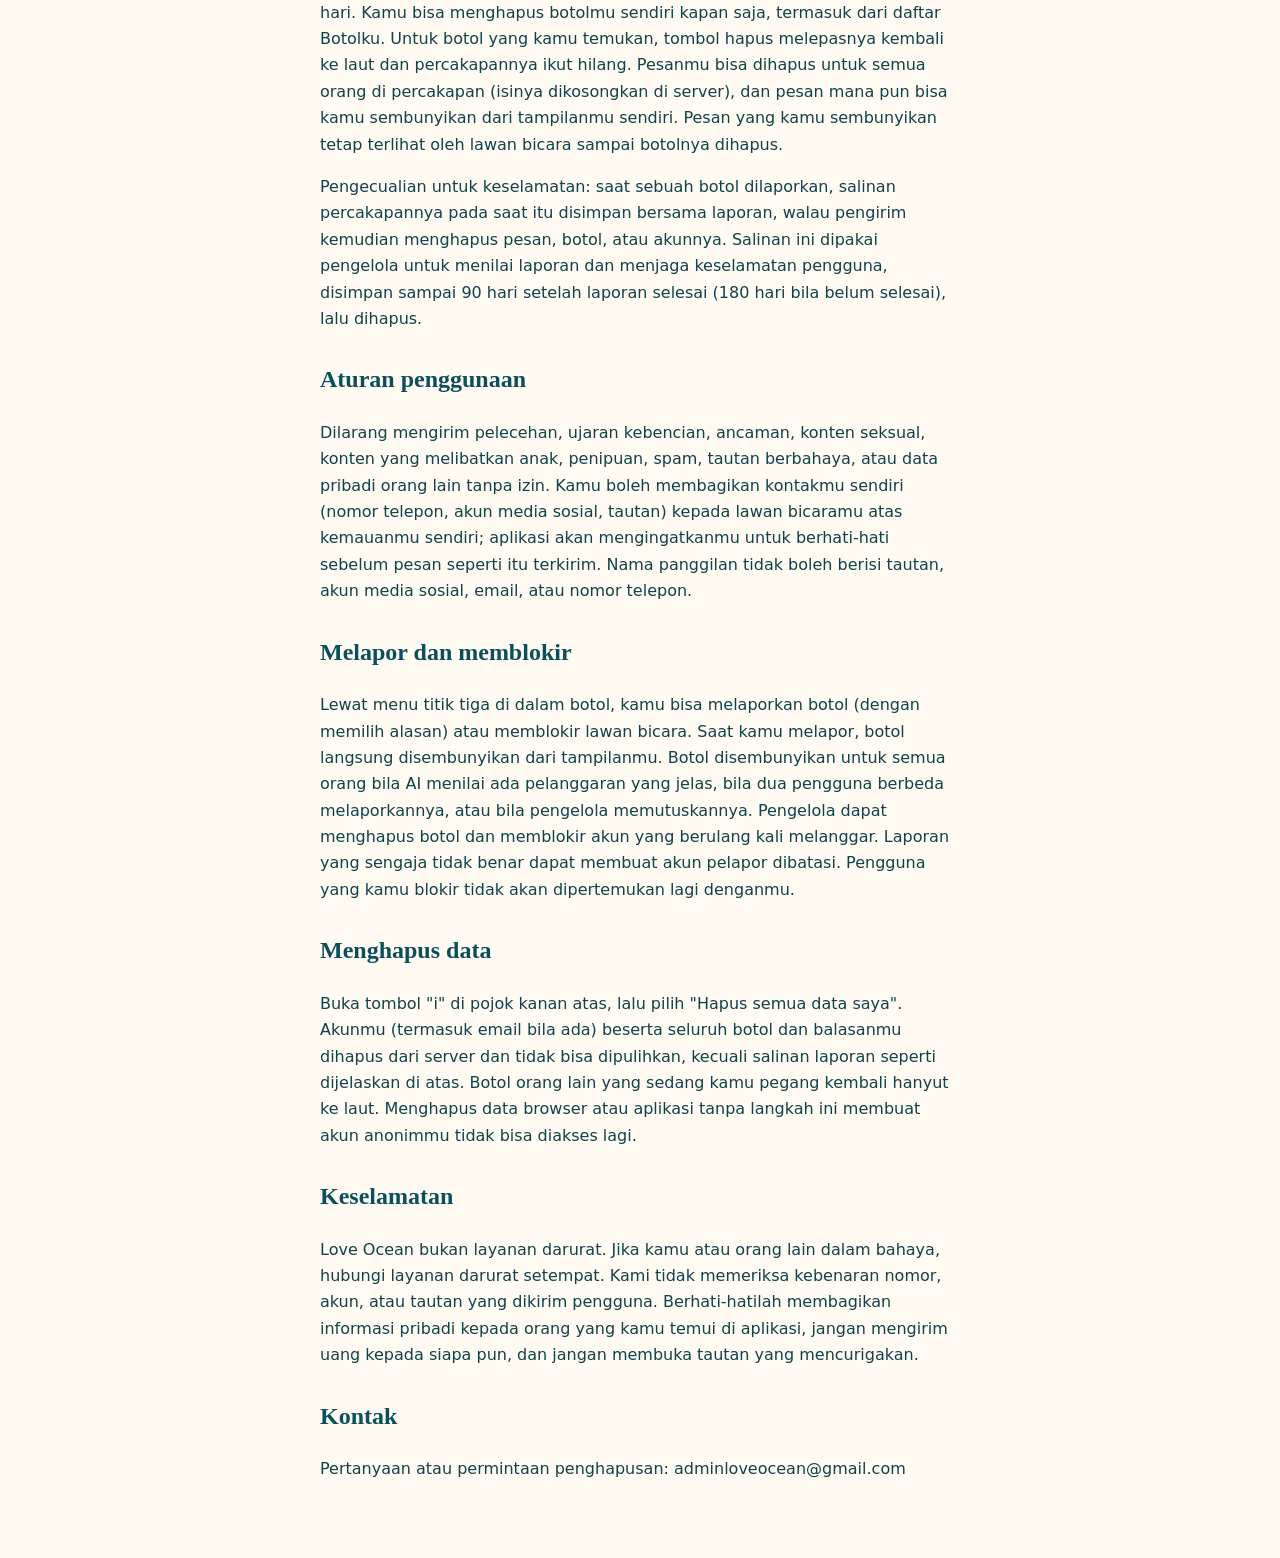
<file: privacy.html>
<!DOCTYPE html>
<html lang="id">
<head>
<meta charset="utf-8">
<title>Privasi - Love Ocean</title>
<meta name="viewport" content="width=device-width, initial-scale=1">
<meta name="description" content="Kebijakan privasi dan ketentuan Love Ocean: data yang disimpan, siapa yang bisa membaca pesanmu, lama penyimpanan, dan cara menghapus data.">
<meta name="theme-color" content="#9fd9d4">
<link rel="canonical" href="https://loveocean.web.id/privacy">
<link rel="stylesheet" href="/css/privacy.css">
</head>
<body>
<main>
<p><a href="/">Kembali ke Love Ocean</a></p>
<h1>Kebijakan privasi dan ketentuan</h1>
<p>Terakhir diperbarui: 21 Oktober 2026.</p>

<h2>Usia</h2>
<p>Love Ocean untuk pengguna berusia 18 tahun ke atas. Saat pertama masuk, kamu diminta menyatakan usiamu; pernyataan ini disimpan di perangkatmu dan tidak kami verifikasi. Jika kami mengetahui ada pengguna di bawah 18 tahun, akunnya dapat dibatasi atau dihapus.</p>

<h2>Data yang kami simpan</h2>
<p>Saat kamu membuka Love Ocean, aplikasi membuat akun anonim otomatis. Kami tidak meminta nama asli atau nomor telepon. Kamu boleh menyimpan akunmu dengan alamat email (opsional) supaya botolmu tidak hilang saat berganti perangkat. Alamat email itu hanya dipakai untuk mengirim kode masuk dan tidak ditampilkan kepada pengguna lain. Di server tersimpan: pengenal akun, alamat email (hanya jika kamu menyimpan akunmu), nama panggilan yang kamu isi (opsional), isi pesan dan balasan, waktu pengiriman, status botol (hanyut, ditemukan, dilepas, tersembunyi), daftar pengguna yang kamu blokir, laporan yang kamu kirim atau terima, dan catatan jumlah aksi (melempar, membalas, mengambil, melepas, melapor) untuk membatasi penyalahgunaan. Catatan jumlah aksi dihapus otomatis setelah dua hari. Jika kamu mengaktifkan notifikasi balasan (opsional), alamat teknis perangkatmu untuk menerima notifikasi juga disimpan; notifikasinya tidak memuat isi pesan, dan data ini dihapus saat kamu mematikan notifikasi, keluar dari akun, atau menghapus semua datamu.</p>
<p>Di perangkatmu tersimpan: sesi anonim, nama panggilan terakhir, draf pesan yang belum dikirim, penanda balasan yang sudah dibaca, pernyataan usia, dan pilihan suara ombak. Kami tidak memakai cookie pelacak, iklan, atau analitik pihak ketiga.</p>

<h2>Siapa yang bisa melihat pesanmu</h2>
<p>Botol yang kamu lempar bisa ditemukan dan dibaca oleh sampai 5 orang. Setiap penemu mendapat salinan botol dan obrolan pribadi sendiri denganmu; penemu satu dengan penemu lain tidak saling melihat. Jika seorang penemu melepas botol, obrolan dengan dia dihapus, satu tempat dibuka lagi untuk penemu lain, dan kamu diberi tahu di Botolku. Botol yang diambil tetapi tidak dibalas dalam 3 hari juga dilepas, dan tempatnya dibuka lagi. Balasan hanya terlihat oleh kamu dan lawan bicaramu di botol itu. Pengguna lain hanya melihat jumlah botol yang mengapung dan suasananya, tanpa isi pesan.</p>
<p>Pengelola layanan dapat meninjau botol yang dilaporkan. Saat sebuah botol dilaporkan, percakapan di botol itu juga diperiksa oleh layanan AI (Cloudflare Workers AI) untuk membantu menilai apakah ada pelanggaran. Identitas akun tidak dikirim ke layanan AI, hanya isi pesan, alasan pelapor, dan peran pengirim.</p>

<h2>Berapa lama pesan disimpan</h2>
<p>Botol yang tidak ditemukan siapa pun dihapus setelah 14 hari. Botol yang sudah ditemukan dihapus 30 hari setelah ditemukan. Botol yang disembunyikan karena laporan dan sudah tidak ditinjau dihapus setelah 45 hari. Kamu bisa menghapus botolmu sendiri kapan saja, termasuk dari daftar Botolku. Untuk botol yang kamu temukan, tombol hapus melepasnya kembali ke laut dan percakapannya ikut hilang. Pesanmu bisa dihapus untuk semua orang di percakapan (isinya dikosongkan di server), dan pesan mana pun bisa kamu sembunyikan dari tampilanmu sendiri. Pesan yang kamu sembunyikan tetap terlihat oleh lawan bicara sampai botolnya dihapus.</p>
<p>Pengecualian untuk keselamatan: saat sebuah botol dilaporkan, salinan percakapannya pada saat itu disimpan bersama laporan, walau pengirim kemudian menghapus pesan, botol, atau akunnya. Salinan ini dipakai pengelola untuk menilai laporan dan menjaga keselamatan pengguna, disimpan sampai 90 hari setelah laporan selesai (180 hari bila belum selesai), lalu dihapus.</p>

<h2>Aturan penggunaan</h2>
<p>Dilarang mengirim pelecehan, ujaran kebencian, ancaman, konten seksual, konten yang melibatkan anak, penipuan, spam, tautan berbahaya, atau data pribadi orang lain tanpa izin. Kamu boleh membagikan kontakmu sendiri (nomor telepon, akun media sosial, tautan) kepada lawan bicaramu atas kemauanmu sendiri; aplikasi akan mengingatkanmu untuk berhati-hati sebelum pesan seperti itu terkirim. Nama panggilan tidak boleh berisi tautan, akun media sosial, email, atau nomor telepon.</p>

<h2>Melapor dan memblokir</h2>
<p>Lewat menu titik tiga di dalam botol, kamu bisa melaporkan botol (dengan memilih alasan) atau memblokir lawan bicara. Saat kamu melapor, botol langsung disembunyikan dari tampilanmu. Botol disembunyikan untuk semua orang bila AI menilai ada pelanggaran yang jelas, bila dua pengguna berbeda melaporkannya, atau bila pengelola memutuskannya. Pengelola dapat menghapus botol dan memblokir akun yang berulang kali melanggar. Laporan yang sengaja tidak benar dapat membuat akun pelapor dibatasi. Pengguna yang kamu blokir tidak akan dipertemukan lagi denganmu.</p>

<h2>Menghapus data</h2>
<p>Buka tombol "i" di pojok kanan atas, lalu pilih "Hapus semua data saya". Akunmu (termasuk email bila ada) beserta seluruh botol dan balasanmu dihapus dari server dan tidak bisa dipulihkan, kecuali salinan laporan seperti dijelaskan di atas. Botol orang lain yang sedang kamu pegang kembali hanyut ke laut. Menghapus data browser atau aplikasi tanpa langkah ini membuat akun anonimmu tidak bisa diakses lagi.</p>

<h2>Keselamatan</h2>
<p>Love Ocean bukan layanan darurat. Jika kamu atau orang lain dalam bahaya, hubungi layanan darurat setempat. Kami tidak memeriksa kebenaran nomor, akun, atau tautan yang dikirim pengguna. Berhati-hatilah membagikan informasi pribadi kepada orang yang kamu temui di aplikasi, jangan mengirim uang kepada siapa pun, dan jangan membuka tautan yang mencurigakan.</p>

<h2>Kontak</h2>
<p>Pertanyaan atau permintaan penghapusan: adminloveocean@gmail.com</p>
</main>
</body>
</html>
</file>
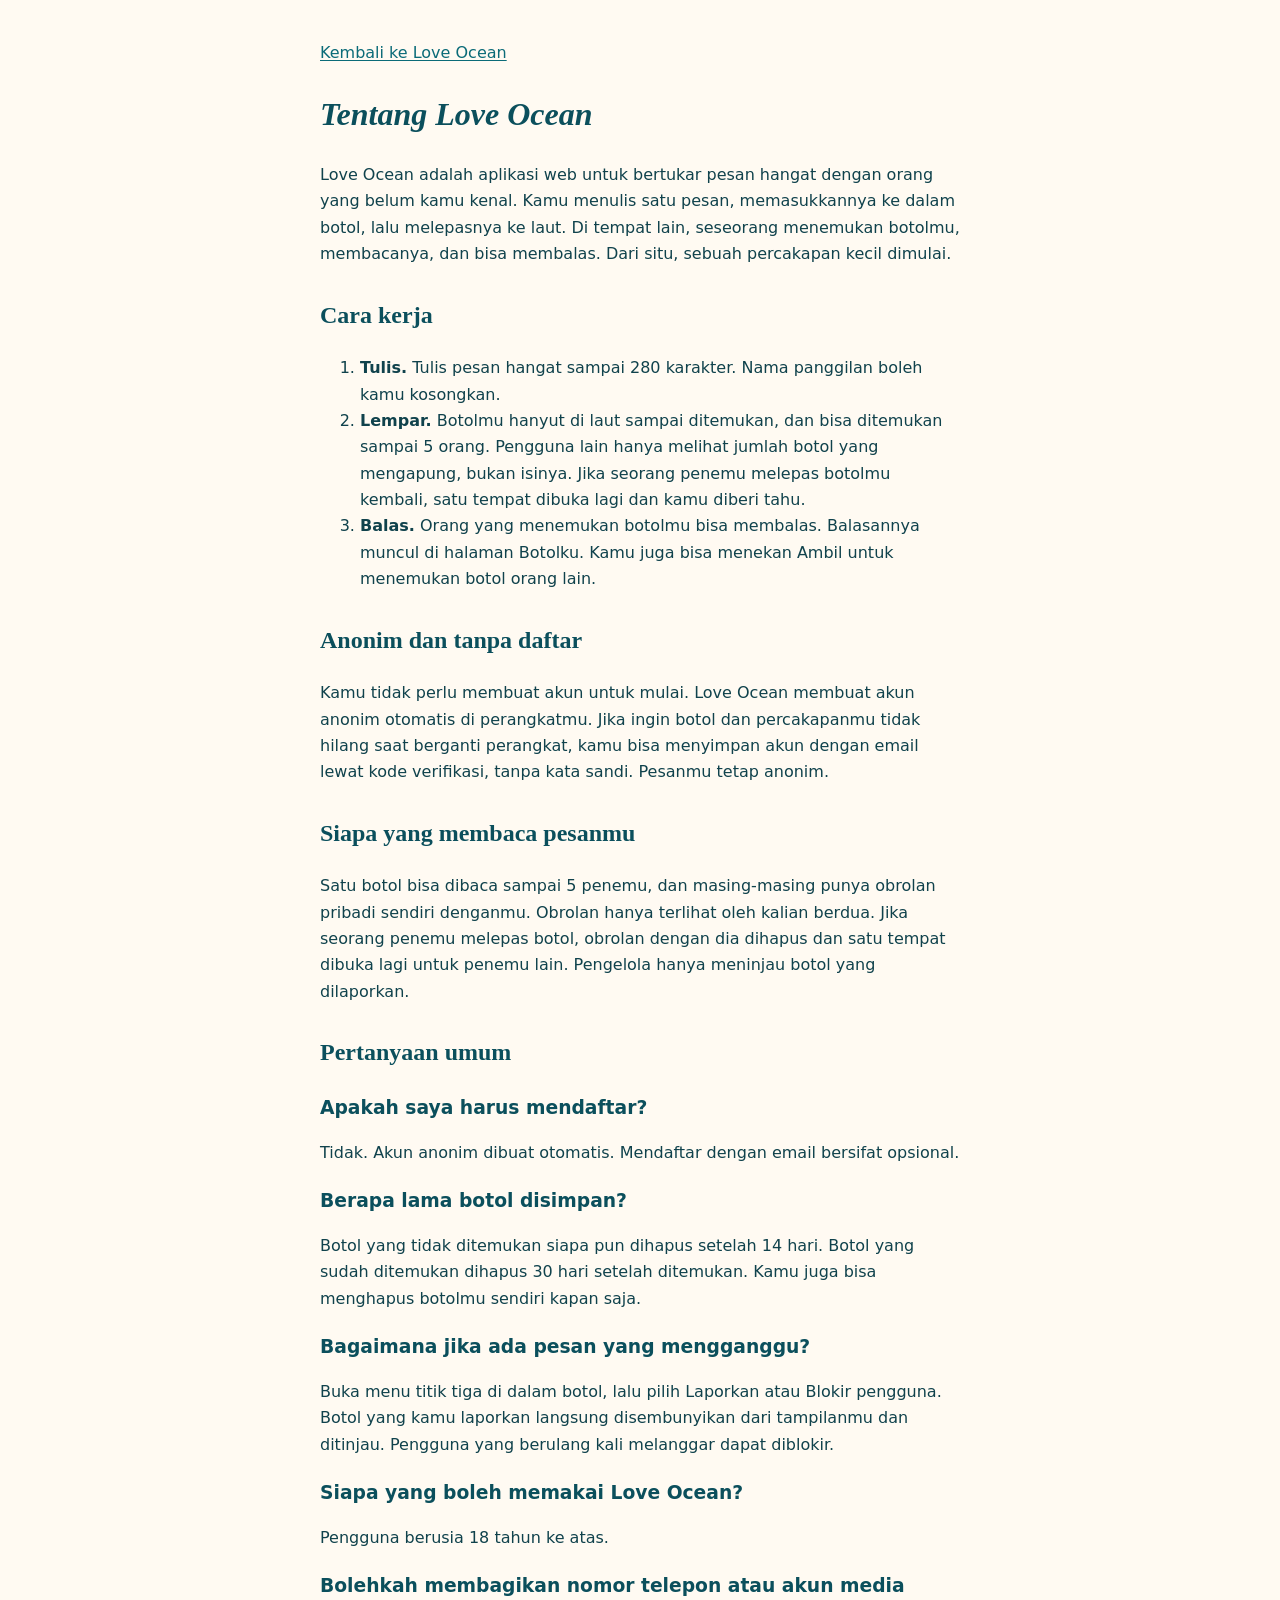
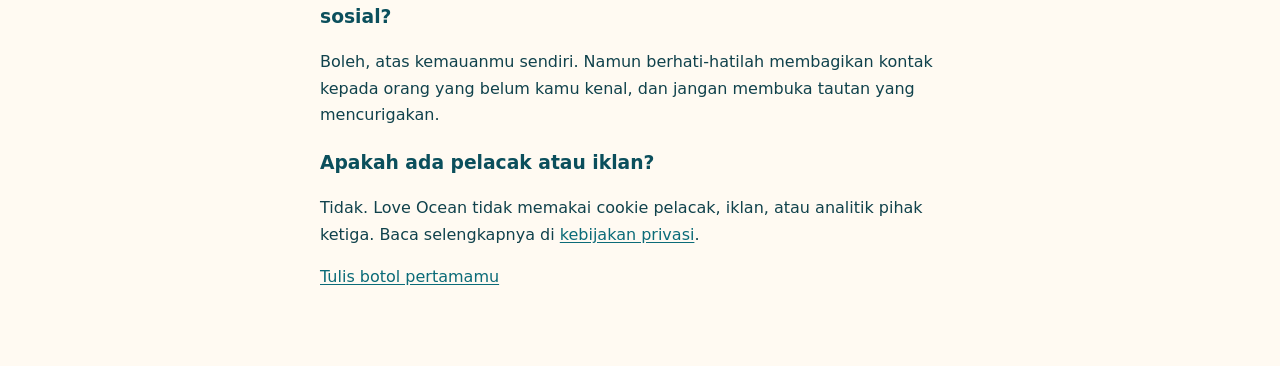
<file: tentang.html>
<!DOCTYPE html>
<html lang="id">
<head>
<meta charset="utf-8">
<title>Tentang Love Ocean – Pesan Anonim dalam Botol di Laut</title>
<meta name="viewport" content="width=device-width, initial-scale=1">
<meta name="description" content="Love Ocean adalah aplikasi web untuk menulis satu pesan hangat, memasukkannya ke botol, dan melepasnya ke laut. Seseorang akan menemukannya dan membalas. Anonim, tanpa daftar.">
<meta name="theme-color" content="#9fd9d4">
<link rel="canonical" href="https://loveocean.web.id/tentang">
<meta property="og:type" content="website">
<meta property="og:site_name" content="Love Ocean">
<meta property="og:locale" content="id_ID">
<meta property="og:title" content="Tentang Love Ocean">
<meta property="og:description" content="Tulis satu pesan hangat, lepas ke laut, dan tunggu seseorang menemukannya.">
<meta property="og:url" content="https://loveocean.web.id/tentang">
<meta property="og:image" content="https://loveocean.web.id/icons/icon-512.png">
<link rel="icon" type="image/png" href="/icons/logoloveocean.png">
<link rel="stylesheet" href="/css/privacy.css">
</head>
<body>
<main>
<p><a href="/">Kembali ke Love Ocean</a></p>
<h1>Tentang Love Ocean</h1>

<p>Love Ocean adalah aplikasi web untuk bertukar pesan hangat dengan orang yang belum kamu kenal. Kamu menulis satu pesan, memasukkannya ke dalam botol, lalu melepasnya ke laut. Di tempat lain, seseorang menemukan botolmu, membacanya, dan bisa membalas. Dari situ, sebuah percakapan kecil dimulai.</p>

<h2>Cara kerja</h2>
<ol>
  <li><b>Tulis.</b> Tulis pesan hangat sampai 280 karakter. Nama panggilan boleh kamu kosongkan.</li>
  <li><b>Lempar.</b> Botolmu hanyut di laut sampai ditemukan, dan bisa ditemukan sampai 5 orang. Pengguna lain hanya melihat jumlah botol yang mengapung, bukan isinya. Jika seorang penemu melepas botolmu kembali, satu tempat dibuka lagi dan kamu diberi tahu.</li>
  <li><b>Balas.</b> Orang yang menemukan botolmu bisa membalas. Balasannya muncul di halaman Botolku. Kamu juga bisa menekan Ambil untuk menemukan botol orang lain.</li>
</ol>

<h2>Anonim dan tanpa daftar</h2>
<p>Kamu tidak perlu membuat akun untuk mulai. Love Ocean membuat akun anonim otomatis di perangkatmu. Jika ingin botol dan percakapanmu tidak hilang saat berganti perangkat, kamu bisa menyimpan akun dengan email lewat kode verifikasi, tanpa kata sandi. Pesanmu tetap anonim.</p>

<h2>Siapa yang membaca pesanmu</h2>
<p>Satu botol bisa dibaca sampai 5 penemu, dan masing-masing punya obrolan pribadi sendiri denganmu. Obrolan hanya terlihat oleh kalian berdua. Jika seorang penemu melepas botol, obrolan dengan dia dihapus dan satu tempat dibuka lagi untuk penemu lain. Pengelola hanya meninjau botol yang dilaporkan.</p>

<h2>Pertanyaan umum</h2>
<h3>Apakah saya harus mendaftar?</h3>
<p>Tidak. Akun anonim dibuat otomatis. Mendaftar dengan email bersifat opsional.</p>
<h3>Berapa lama botol disimpan?</h3>
<p>Botol yang tidak ditemukan siapa pun dihapus setelah 14 hari. Botol yang sudah ditemukan dihapus 30 hari setelah ditemukan. Kamu juga bisa menghapus botolmu sendiri kapan saja.</p>
<h3>Bagaimana jika ada pesan yang mengganggu?</h3>
<p>Buka menu titik tiga di dalam botol, lalu pilih Laporkan atau Blokir pengguna. Botol yang kamu laporkan langsung disembunyikan dari tampilanmu dan ditinjau. Pengguna yang berulang kali melanggar dapat diblokir.</p>
<h3>Siapa yang boleh memakai Love Ocean?</h3>
<p>Pengguna berusia 18 tahun ke atas.</p>
<h3>Bolehkah membagikan nomor telepon atau akun media sosial?</h3>
<p>Boleh, atas kemauanmu sendiri. Namun berhati-hatilah membagikan kontak kepada orang yang belum kamu kenal, dan jangan membuka tautan yang mencurigakan.</p>
<h3>Apakah ada pelacak atau iklan?</h3>
<p>Tidak. Love Ocean tidak memakai cookie pelacak, iklan, atau analitik pihak ketiga. Baca selengkapnya di <a href="/privacy">kebijakan privasi</a>.</p>

<p><a href="/">Tulis botol pertamamu</a></p>
</main>
</body>
</html>
</file>
<file: css/style.css>
/* Love Ocean v3: laut senja dengan botol pesan.
   Warna diambil dari ikon: langit ungu ke merah muda, matahari krem, laut biru, hati merah muda. */
:root{
  --night:#151142; --dusk:#2a1c5b; --plum:#5a2a73; --rose-sky:#a8446f; --glow:#e8707f; --peach:#ffc9a8;
  --sun:#fdf0d6; --sea-1:#e08392; --sea-2:#23618f; --sea-3:#174a77; --sea-4:#0f3358;
  --heart:#ff5f84; --heart-d:#e5557c; --foam:#eef0ff; --paper:#fff4e0; --ink:#3b2a35; --ink-soft:#8a4a62;
  --serif:"Iowan Old Style","Palatino Linotype",Palatino,"Book Antiqua",Georgia,serif;
  --sans:system-ui,-apple-system,"Segoe UI",Roboto,"Helvetica Neue",Arial,sans-serif;
  --ease:cubic-bezier(.2,.8,.2,1);
}
*{box-sizing:border-box;-webkit-tap-highlight-color:transparent}
html,body{height:100%;margin:0}
body{background:var(--night);color:var(--foam);font-family:var(--sans);overscroll-behavior:none;touch-action:manipulation}
button{font:inherit;color:inherit;cursor:pointer}
[hidden]{display:none!important}
.defs{position:absolute;width:0;height:0;overflow:hidden}
.ic{width:24px;height:24px;display:block;flex:none}
.lnk{color:var(--peach)}

.app{position:fixed;inset:0;display:flex;flex-direction:column;overflow:hidden;padding-top:env(safe-area-inset-top,0px)}

/* ---------- adegan ---------- */
.scene{position:absolute;inset:0;z-index:0}
.sky{position:absolute;inset:0;overflow:hidden;
  background:linear-gradient(180deg,#141041 0%,#271a58 22%,#4b2670 38%,#8e3a74 50%,#e0707f 58%,#f6a47d 63%)}
.stars{position:absolute;left:0;right:0;top:0;height:46%}
.stars.s1{opacity:.9;animation:twinkle 5s ease-in-out infinite alternate;
  background-image:
   radial-gradient(1.6px 1.6px at 12% 14%,#fff,transparent),radial-gradient(1px 1px at 28% 30%,#fff,transparent),
   radial-gradient(1.6px 1.6px at 47% 9%,#fff,transparent),radial-gradient(1px 1px at 63% 26%,#fff,transparent),
   radial-gradient(1.6px 1.6px at 82% 12%,#fff,transparent),radial-gradient(1px 1px at 91% 34%,#fff,transparent),
   radial-gradient(1px 1px at 20% 42%,#fff,transparent),radial-gradient(1px 1px at 74% 40%,#fff,transparent)}
.stars.s2{opacity:.6;animation:twinkle 7s 1.5s ease-in-out infinite alternate;
  background-image:
   radial-gradient(1px 1px at 5% 24%,#fff,transparent),radial-gradient(1.4px 1.4px at 36% 18%,#fff,transparent),
   radial-gradient(1px 1px at 55% 36%,#fff,transparent),radial-gradient(1.4px 1.4px at 70% 7%,#fff,transparent),
   radial-gradient(1px 1px at 96% 20%,#fff,transparent),radial-gradient(1px 1px at 41% 44%,#fff,transparent)}
.shooting{position:absolute;top:10%;left:70%;width:110px;height:2px;border-radius:2px;opacity:0;
  background:linear-gradient(90deg,rgba(255,255,255,0),#fff);transform:rotate(-28deg);animation:shoot 19s 6s linear infinite}
.cloud{position:absolute;height:34px;border-radius:50%;filter:blur(14px);opacity:.35;background:#ffb8b0}
.cloud.c1{top:44%;left:-30%;width:70%;animation:cloud 90s linear infinite}
.cloud.c2{top:50%;left:-60%;width:90%;opacity:.25;background:#d58bb4;animation:cloud 130s -50s linear infinite}
.halo{position:absolute;left:50%;top:calc(58% - 300px);width:560px;height:560px;margin-left:-280px;border-radius:50%;
  background:radial-gradient(closest-side,rgba(255,214,170,.5),rgba(255,160,150,.22) 55%,transparent)}
.sun{position:absolute;left:50%;top:calc(58% - 86px);width:128px;height:128px;margin-left:-64px;border-radius:50%;
  background:radial-gradient(circle at 40% 36%,#fffaf0,var(--sun) 62%,#ffd9b0);
  box-shadow:0 0 60px 16px rgba(255,214,170,.5)}
.boat{position:absolute;top:calc(58% - 22px);left:-12%;width:30px;height:22px;opacity:.85;animation:sail 150s linear infinite}

.sea{position:absolute;left:0;right:0;top:58%;bottom:0;
  background:linear-gradient(180deg,var(--sea-1) 0%,#6a7ca6 5%,var(--sea-2) 20%,var(--sea-3) 48%,var(--sea-4) 100%)}
.shimmer{position:absolute;left:50%;top:0;width:200px;margin-left:-100px;height:52%;overflow:hidden;pointer-events:none}
.shimmer i{position:absolute;left:50%;height:2px;border-radius:2px;background:linear-gradient(90deg,transparent,rgba(255,232,200,.85) 30%,rgba(255,232,200,.85) 70%,transparent);transform:translateX(-50%);animation:glint 3.2s ease-in-out infinite alternate}
.shimmer i:nth-child(1){top:4%;width:120px}.shimmer i:nth-child(2){top:12%;width:96px;animation-delay:-.6s}
.shimmer i:nth-child(3){top:21%;width:110px;animation-delay:-1.2s}.shimmer i:nth-child(4){top:31%;width:72px;animation-delay:-1.8s}
.shimmer i:nth-child(5){top:42%;width:88px;animation-delay:-2.4s}.shimmer i:nth-child(6){top:54%;width:54px;animation-delay:-.9s}
.shimmer i:nth-child(7){top:68%;width:64px;animation-delay:-1.5s}.shimmer i:nth-child(8){top:84%;width:36px;animation-delay:-2.1s}

.waves{position:absolute;left:0;right:0;height:48px;overflow:hidden;pointer-events:none}
.waves.back{top:-20px}
.waves.front{top:44%}
.wave{position:absolute;left:0;width:200%;height:46px;display:block;animation:slide linear infinite}
.wave path{fill:currentColor}
.wave.w1{color:#f08a86;opacity:.55;top:4px;animation-duration:26s}
.wave.w2{color:#6c7fa8;opacity:.8;top:14px;animation-duration:18s}
.wave.w3{color:#1f5f8f;opacity:.85;top:0;animation-duration:20s}
.wave.w4{color:#174a77;top:14px;animation-duration:13s}

.bottles{position:absolute;inset:0}
.bottle{position:absolute;display:block;width:calc(44px*var(--s,1));height:calc(74px*var(--s,1));padding:0;border:0;background:none;color:var(--mood,#ff5f84);
  clip-path:inset(-30px -30px 12% -30px);animation:drift var(--dur,9s) ease-in-out var(--delay,0s) infinite alternate}
.bottle::before{content:"";position:absolute;inset:-16px -14px}
.bottle::after{content:"";position:absolute;left:-34%;right:-34%;bottom:9%;height:7px;border-radius:50%;
  background:radial-gradient(closest-side,rgba(255,255,255,.4),transparent)}
.bottle .sway{display:block;width:100%;height:100%;transform-origin:50% 88%;animation:bob 5s ease-in-out infinite;
  filter:drop-shadow(0 0 7px var(--mood,#ff5f84)) drop-shadow(0 5px 5px rgba(0,0,0,.35))}
.bottle .sway svg{width:100%;height:100%;display:block;pointer-events:none}
.bottle:hover .sway,.bottle:focus-visible .sway{filter:drop-shadow(0 0 12px var(--mood,#ff5f84)) drop-shadow(0 5px 5px rgba(0,0,0,.35))}
.bottle.catching{animation:catching .5s ease-in forwards}
.thrown{position:absolute;z-index:3;left:50%;bottom:150px;width:46px;height:78px;margin-left:-23px;pointer-events:none;color:var(--mood,#ff5f84);
  opacity:0;animation:fly 2.8s var(--ease) forwards}
.thrown svg{width:100%;height:100%;filter:drop-shadow(0 0 9px var(--mood,#ff5f84))}
.ring{position:absolute;z-index:2;bottom:calc(150px + 9vh);width:26px;height:9px;margin-left:-13px;border:2px solid rgba(255,255,255,.75);border-radius:50%;opacity:0;animation:ring 1.6s 2.2s ease-out forwards}

/* ---------- atas ---------- */
.top{position:relative;z-index:5;display:flex;justify-content:space-between;align-items:flex-start;padding:14px 18px 0}
h1{margin:0;white-space:nowrap;font-family:var(--serif);font-style:italic;font-weight:600;font-size:clamp(26px,8.4vw,33px);line-height:1.1;letter-spacing:.01em;color:#fff6e4;
  text-shadow:0 2px 16px rgba(255,95,132,.5)}
.top .brand{min-width:0}
.tagline{margin:3px 0 0;font-size:14px;color:var(--peach)}
.top-btns{display:flex;gap:8px;align-items:center}
.round,.install{min-width:44px;min-height:44px;border-radius:22px;border:1.5px solid rgba(255,201,168,.8);background:rgba(21,17,66,.5);
  backdrop-filter:blur(6px);color:#fff1d6;display:inline-flex;align-items:center;justify-content:center}
.install{padding:0 18px;font-weight:600}
.round .ital{font-family:var(--serif);font-style:italic;font-size:21px;font-weight:700}
.pill{position:relative;z-index:5;align-self:flex-start;margin:12px 18px 0;padding:7px 14px 7px 12px;border-radius:999px;font-size:13px;line-height:1.35;
  background:rgba(21,17,66,.55);border:1px solid rgba(255,201,168,.3);backdrop-filter:blur(6px);color:#fff1d6;display:flex;gap:8px;align-items:center;max-width:calc(100% - 36px)}
.pill .dot{width:8px;height:8px;border-radius:50%;background:#5be2a8;flex:none;box-shadow:0 0 8px #5be2a8}
.pill.off .dot{background:#ffb347;box-shadow:0 0 8px #ffb347}

/* ---------- dock ---------- */
.dock{position:absolute;left:0;right:0;bottom:0;z-index:6;display:flex;align-items:flex-end;justify-content:center;gap:10px;
  padding:14px 14px calc(14px + env(safe-area-inset-bottom,0px));background:linear-gradient(180deg,transparent,rgba(8,12,38,.88) 58%)}
.dock-btn{flex:1;max-width:128px;min-height:64px;display:flex;flex-direction:column;align-items:center;justify-content:center;gap:3px;
  border-radius:22px;border:1px solid rgba(238,240,255,.25);background:rgba(23,45,92,.72);backdrop-filter:blur(8px);font-size:13px;font-weight:600;
  transition:transform .15s var(--ease)}
.dock-btn.main{flex:1.5;max-width:188px;min-height:74px;border:0;font-size:15px;color:#3a0f22;
  background:linear-gradient(135deg,#ffc9a8,var(--heart));box-shadow:0 8px 26px rgba(255,95,132,.5)}
.dock-btn:active{transform:scale(.96)}
.dock-btn:disabled,.btn:disabled{opacity:.5;cursor:default}
.ico-wrap{position:relative;display:block}
.badge{position:absolute;top:-8px;right:-14px;min-width:20px;height:20px;padding:0 5px;border-radius:10px;background:var(--heart);color:#3a0f22;
  font-size:12px;line-height:20px;font-weight:700;text-align:center}
.badge[hidden]{display:none}
.bottle:focus-visible,.dock-btn:focus-visible,.btn:focus-visible,.round:focus-visible,.install:focus-visible{outline:3px solid var(--sun);outline-offset:3px}

/* ---------- lembar ---------- */
dialog{width:100%;max-width:520px;margin:auto auto 0;padding:10px 20px calc(20px + env(safe-area-inset-bottom,0px));border:0;border-radius:28px 28px 0 0;
  max-height:90dvh;overflow:auto;background:linear-gradient(180deg,#26225f,#121a46);color:var(--foam)}
dialog[open]{animation:rise .3s var(--ease)}
dialog::backdrop{background:rgba(6,8,30,.7);backdrop-filter:blur(3px)}
.grab{width:44px;height:5px;border-radius:3px;background:rgba(238,240,255,.3);margin:0 auto 12px}
h2{margin:0 0 12px;font-family:var(--serif);font-size:25px;font-weight:600;line-height:1.2;color:#fff1d6}
label,legend{display:block;margin:14px 0 6px;font-size:14px;color:var(--peach);padding:0}
input[type=text],textarea{width:100%;padding:12px 14px;border-radius:14px;border:1.5px solid rgba(238,240,255,.25);background:rgba(8,12,38,.5);color:var(--foam);font:inherit;font-size:16px}
textarea{resize:none;line-height:1.5}
input:focus,textarea:focus{outline:none;border-color:var(--heart)}
.count{margin-top:4px;text-align:right;font-size:13px;color:rgba(238,240,255,.7)}
.count.warn{color:var(--peach)}
.hint{margin:10px 0 0;font-size:13.5px;line-height:1.55;color:rgba(238,240,255,.78)}
.hint.first{margin-top:0}
.row{display:flex;gap:10px;margin-top:18px}
.row.col{flex-direction:column}
.btn{flex:1;min-height:52px;border-radius:16px;border:0;font-weight:700;font-size:16px}
.btn.primary{background:linear-gradient(135deg,#ffc9a8,var(--heart));color:#3a0f22}
.btn.ghost{background:rgba(238,240,255,.1);border:1px solid rgba(238,240,255,.25)}
.btn.danger{background:#7a2340;color:#fff}

.steps{margin:14px 0 0;padding:0;list-style:none;counter-reset:s;display:grid;gap:12px}
.steps li{counter-increment:s;position:relative;padding-left:44px;min-height:32px;line-height:1.5;font-size:15.5px}
.steps li::before{content:counter(s);position:absolute;left:0;top:0;width:30px;height:30px;border-radius:50%;display:grid;place-items:center;
  background:rgba(255,201,168,.18);border:1.5px solid var(--peach);color:#fff1d6;font-family:var(--serif);font-weight:700}

/* ---------- tampilan chat (dialog botol), tema terang ---------- */
dialog.chat{height:100dvh;max-height:100dvh;max-width:520px;margin:0 auto;padding:0;border-radius:0;overflow:hidden;background:#f4f3f9;color:#1c1b3a}
dialog.chat[open]{display:flex;flex-direction:column;animation:chatIn .25s var(--ease)}
.chat-head{position:relative;flex:none;display:flex;align-items:center;gap:8px;padding:calc(8px + env(safe-area-inset-top,0px)) 6px 8px 4px;background:#fff;box-shadow:0 1px 0 rgba(28,27,58,.08)}
.chat-back,.chat-more{flex:none;width:44px;height:44px;border:0;border-radius:50%;background:none;color:#1c1b3a;display:grid;place-items:center}
.chat-back:active,.chat-more:active{background:rgba(28,27,58,.08)}
.chat-back .ic,.chat-more .ic{width:24px;height:24px}
.chat-avatar{flex:none;width:40px;height:40px;border-radius:50%;display:grid;place-items:center;color:#fff;
  background:radial-gradient(circle at 35% 30%,#fff6,transparent 55%),var(--mood,#ff5f84);box-shadow:0 2px 8px rgba(28,27,58,.18)}
.chat-avatar .ic{width:20px;height:20px}
.chat-title{flex:1;min-width:0;margin-left:2px}
.chat-title h2{margin:0;font-family:var(--sans);font-size:17px;font-weight:600;line-height:1.25;color:#1c1b3a;white-space:nowrap;overflow:hidden;text-overflow:ellipsis}
.chat-sub{margin:1px 0 0;font-size:12.5px;line-height:1.3;color:#5f5f73;white-space:nowrap;overflow:hidden;text-overflow:ellipsis}
.chat-menu{position:absolute;z-index:5;right:10px;top:calc(100% - 4px);min-width:190px;padding:6px;border-radius:14px;background:#fff;
  box-shadow:0 10px 30px rgba(28,27,58,.25);display:flex;flex-direction:column}
.chat-menu[hidden]{display:none!important}
.chat-menu .mini{display:block;width:100%;min-height:44px;padding:0 14px;border:0;border-radius:10px;background:none;text-align:left;font-size:15px;color:#1c1b3a}
.chat-menu .mini:active{background:rgba(28,27,58,.07)}
.chat-menu .mini[hidden]{display:none!important}
.chat-menu #bDelete,.chat-menu #bReport{color:#c23a63}
.chat-body{flex:1 1 0;min-height:0;overflow-y:auto;overscroll-behavior:contain;display:flex;flex-direction:column;gap:8px;padding:16px 14px}
.chat-body .thread{margin:0;max-height:none;overflow:visible;gap:8px}
dialog.chat .bubble{max-width:82%;padding:9px 13px 8px;border-radius:18px}
dialog.chat .bubble .bt{font-size:15.5px;line-height:1.45}
dialog.chat .bubble .bm{margin-top:3px;font-size:11px}
dialog.chat .bubble.them{background:#fff;color:#1c1b3a;border:0;border-bottom-left-radius:5px;box-shadow:0 1px 2px rgba(28,27,58,.12)}
dialog.chat .bubble.them .bm{color:#9a9aa8;opacity:1}
dialog.chat .bubble.me{border-bottom-right-radius:5px;box-shadow:0 2px 8px rgba(255,95,132,.28)}
dialog.chat .bubble.me .bm{color:rgba(58,15,34,.65);opacity:1}
dialog.chat .bubble.first{background:var(--paper);color:var(--ink);border:0;box-shadow:0 2px 8px rgba(28,27,58,.14)}
dialog.chat .bubble.first .bt{font-family:var(--serif);font-size:17px;line-height:1.5}
dialog.chat .bubble.first .bm{color:var(--ink-soft);font-style:italic;opacity:1}
dialog.chat .bubble.first.me{align-self:flex-end;border-bottom-right-radius:5px}
dialog.chat .bubble.first.them{align-self:flex-start;border-bottom-left-radius:5px}
.composer{flex:none;padding:8px 10px calc(8px + env(safe-area-inset-bottom,0px));background:#fff;box-shadow:0 -1px 0 rgba(28,27,58,.08)}
.composer-row{display:flex;align-items:flex-end;gap:8px}
.composer textarea{display:block;flex:1;min-width:0;height:49px;min-height:49px;max-height:112px;padding:12px 16px;border-radius:24px;border:1.5px solid transparent;background:#efeef6;color:#1c1b3a;font-size:16px;line-height:22px;overflow-y:hidden}
.composer textarea::placeholder{color:#9a9aa8}
.composer textarea:focus{border-color:#ff5f84;background:#fff}
.send{flex:none;width:49px;height:49px;border-radius:50%;border:0;display:grid;place-items:center;color:#3a0f22;background:linear-gradient(135deg,#ffc9a8,var(--heart))}
.send:active{transform:scale(.95)}
.send:disabled{opacity:.5}
.composer .count{display:none;margin:4px 14px 0;font-size:12px;color:#9a9aa8}
.composer .count.warn{display:block;color:#e5557c}
@keyframes chatIn{from{transform:translateX(24px);opacity:0}to{transform:none;opacity:1}}
@media (min-width:700px){dialog.chat[open]{animation-name:rise}}

.thread{display:flex;flex-direction:column;gap:10px;margin-top:14px;max-height:34dvh;overflow:auto}
.bubble{max-width:86%;padding:10px 12px;border-radius:16px;line-height:1.45}
.bubble .bt{margin:0;font-size:15.5px;white-space:pre-wrap;overflow-wrap:anywhere}
.bubble .bm{display:block;margin-top:4px;font-size:11.5px;opacity:.75}
.bubble.me{align-self:flex-end;background:linear-gradient(135deg,#ffc9a8,var(--heart));color:#3a0f22;border-bottom-right-radius:4px}
.bubble.them{align-self:flex-start;background:rgba(238,240,255,.12);border:1px solid rgba(238,240,255,.2);border-bottom-left-radius:4px}


.toast{position:fixed;top:auto;left:16px;right:16px;bottom:calc(122px + env(safe-area-inset-bottom,0px));z-index:50;margin:0 auto;width:auto;height:auto;max-width:420px;padding:12px 16px;border:0;overflow:visible;border-radius:14px;
  background:var(--paper);color:var(--ink);font-size:14px;line-height:1.45;text-align:center;box-shadow:0 8px 24px rgba(0,0,0,.4);
  opacity:0;transform:translateY(12px);pointer-events:none;transition:opacity .25s,transform .25s}
.toast.show{opacity:1;transform:none}

/* ---------- gerak ---------- */
@keyframes slide{to{transform:translateX(-50%)}}
@keyframes bob{0%,100%{transform:translateY(0) rotate(-6deg)}50%{transform:translateY(-6px) rotate(6deg)}}
@keyframes drift{from{transform:translateX(-16px)}to{transform:translateX(16px)}}
@keyframes twinkle{from{opacity:.4}to{opacity:.95}}
@keyframes glint{from{opacity:.15;transform:translateX(-50%) scaleX(.6)}to{opacity:.8;transform:translateX(-50%) scaleX(1.15)}}
@keyframes cloud{to{transform:translateX(260%)}}
@keyframes sail{to{left:112%}}
@keyframes shoot{0%,96%{opacity:0;transform:translate(0,0) rotate(-28deg)}97%{opacity:1}100%{opacity:0;transform:translate(-220px,120px) rotate(-28deg)}}
@keyframes rise{from{transform:translateY(40px);opacity:0}to{transform:none;opacity:1}}
@keyframes unroll{from{transform:scaleY(.35);opacity:0}to{transform:none;opacity:1}}
@keyframes catching{to{transform:translateY(-34px) scale(1.7);opacity:0}}
@keyframes fly{0%{opacity:0;transform:translate(0,0) scale(1.5) rotate(-24deg)}
  12%{opacity:1}
  45%{transform:translate(calc(var(--tx,0px)*.6),-30vh) scale(1.05) rotate(30deg)}
  80%{opacity:1;transform:translate(var(--tx,0px),-9vh) scale(.8) rotate(8deg)}
  100%{opacity:0;transform:translate(var(--tx,0px),-8vh) scale(.6) rotate(-4deg)}}
@keyframes ring{0%{opacity:.9;transform:scale(.4)}100%{opacity:0;transform:scale(3.4)}}

@media (max-height:600px){.pill{display:none}.sun{width:92px;height:92px;margin-left:-46px;top:calc(58% - 80px)}}
@media (prefers-reduced-motion:reduce){
  *,*::before,*::after{animation-duration:.001s!important;animation-iteration-count:1!important;animation-delay:0s!important;transition-duration:.001s!important}
  .shooting,.cloud{display:none}
}

/* ---------- desktop: layar penuh, isi dirapikan di tengah ---------- */
@media (min-width:700px){
  :root{--gut:max(32px,calc((100% - 1180px)/2))}
  .app{max-width:none;max-height:none;margin:0;border:0;border-radius:0;box-shadow:none;padding-top:0}
  .top{padding:22px var(--gut) 0}
  h1{font-size:42px}
  .tagline{font-size:16px;margin-top:5px}
  .round,.install{min-width:48px;min-height:48px;border-radius:24px}
  .pill{margin:16px var(--gut) 0;font-size:14px;max-width:min(560px,calc(100% - 64px))}
  .dock{gap:16px;padding:18px 24px 28px}
  .dock-btn{max-width:170px;min-height:72px;font-size:14px}
  .dock-btn.main{max-width:240px;min-height:84px;font-size:16px}
  .bottle{cursor:pointer}
  .toast{bottom:44px}

  /* lembar jadi jendela di tengah */
  dialog{max-width:520px;margin:auto;border-radius:24px;max-height:min(88dvh,780px);padding:22px 26px 24px;box-shadow:0 30px 80px rgba(0,0,0,.5)}
  .grab{display:none}

  /* chat */
  dialog.chat{width:600px;max-width:600px;height:min(840px,calc(100dvh - 64px));max-height:calc(100dvh - 64px);margin:auto;border-radius:24px;padding:0;overflow:hidden}
  .chat-head{padding:12px 10px 10px 8px}
  .chat-body{padding:22px 26px}
  .composer{padding:12px 18px 14px}
  .chat-body::-webkit-scrollbar,.composer textarea::-webkit-scrollbar{width:8px}
  .chat-body::-webkit-scrollbar-thumb,.composer textarea::-webkit-scrollbar-thumb{background:rgba(28,27,58,.2);border-radius:4px}
}

@media (min-width:700px) and (hover:hover){
  .dock-btn:hover{background:rgba(35,70,130,.85);transform:translateY(-2px)}
  .dock-btn.main:hover{background:linear-gradient(135deg,#ffd6bb,#ff7094)}
  .round:hover,.install:hover{background:rgba(21,17,66,.75);border-color:#ffc9a8}
  .chat-back:hover,.chat-more:hover{background:rgba(28,27,58,.08)}
  .chat-menu .mini:hover{background:rgba(28,27,58,.07)}
  .send:hover{filter:brightness(1.05)}
}

/* ---------- avatar laut ---------- */
.av{display:block;width:100%;height:100%;border-radius:50%}
.av-mini{display:inline-block;width:16px;height:16px;margin-right:5px;vertical-align:-4px;border-radius:50%}
.chat-avatar.has-av,.c-ava.has-av{background:none;overflow:hidden}
.av-pick{display:grid;grid-template-columns:repeat(5,1fr);gap:8px;margin:6px 0 2px}
.av-opt{padding:3px;min-height:44px;aspect-ratio:1;border:2px solid transparent;border-radius:50%;background:rgba(255,255,255,.08);cursor:pointer}
.av-opt:focus-visible{outline:2px solid var(--peach,#ffc9a8);outline-offset:2px}
.av-opt[aria-checked="true"]{border-color:var(--peach,#ffc9a8);box-shadow:0 0 0 3px rgba(255,201,168,.35)}
.av-opt:active{transform:scale(.94)}
</file>
<file: css/mine.css>
/* Love Ocean: halaman Botolku (daftar percakapan layar penuh). Dipakai oleh js/mine.js */
.mine-page{position:fixed;inset:0;z-index:40;display:flex;flex-direction:column;background:#fff;color:#1c1b3a;
  padding-top:env(safe-area-inset-top,0px);animation:mineIn .25s var(--ease)}
.mine-page[hidden]{display:none!important}
.mine-bar{flex:none;display:flex;align-items:center;gap:14px;height:60px;padding:0 10px 0 6px;background:#fff}
.mine-back{width:44px;height:44px;border:0;border-radius:50%;background:none;color:#1c1b3a;display:grid;place-items:center}
.mine-back:active{background:rgba(28,27,58,.08)}
.mine-back .ic{width:26px;height:26px}
.mine-bar h2{margin:0;font-family:var(--sans);font-size:22px;font-weight:500;line-height:1.2;color:#1c1b3a}

.mine-list{flex:1;min-height:0;overflow-y:auto;overscroll-behavior:contain;padding:6px 0 calc(96px + env(safe-area-inset-bottom,0px))}
.chat-row{display:flex;align-items:center;gap:14px;width:100%;min-height:76px;padding:10px 16px;border:0;background:none;text-align:left;color:inherit;font:inherit}
.chat-row:active{background:rgba(28,27,58,.06)}
.c-open:focus-visible,.c-del:focus-visible{outline:3px solid #ff5f84;outline-offset:-3px}
.c-open{flex:1;min-width:0;align-self:stretch;display:flex;align-items:center;gap:14px;padding:0;border:0;background:none;color:inherit;font:inherit;text-align:left}
.c-del{flex:none;min-width:44px;height:44px;padding:0 10px;border:0;border-radius:22px;background:none;color:#5f5f73;display:grid;place-items:center;font-size:13px;font-weight:700}
.c-del .ic{width:22px;height:22px}
.c-del.armed{color:#fff;background:#c23a63}
.c-del:disabled{opacity:.5}
.c-ava{flex:none;width:56px;height:56px;border-radius:50%;display:grid;place-items:center;color:#fff;
  background:radial-gradient(circle at 35% 30%,#fff6,transparent 55%),var(--mood,#ff5f84);box-shadow:0 2px 8px rgba(28,27,58,.18)}
.c-ava .ic{width:26px;height:26px}
.c-main{flex:1;min-width:0;display:flex;flex-direction:column;gap:5px}
.c-top,.c-bot{display:flex;align-items:center;gap:10px;min-width:0}
.c-name{flex:1;min-width:0;font-size:17px;font-weight:500;color:#1c1b3a;white-space:nowrap;overflow:hidden;text-overflow:ellipsis}
.c-time{flex:none;font-size:12.5px;color:#5f5f73}
.c-prev{flex:1;min-width:0;font-size:15px;color:#5f5f73;white-space:nowrap;overflow:hidden;text-overflow:ellipsis}
.c-badge{flex:none;min-width:22px;height:22px;padding:0 6px;border-radius:11px;background:#ff5f84;color:#fff;font-size:12px;font-weight:700;line-height:22px;text-align:center}
.c-stat{font-size:12.5px;font-weight:600;color:#0b6b78}
.chat-row.unread .c-name{font-weight:700}
.chat-row.unread .c-prev{color:#3b3a55}
.chat-row.unread .c-time{color:#e5557c;font-weight:600}
.mine-empty{padding:56px 28px;text-align:center;color:#5f5f73;line-height:1.6;font-size:15px}

.mine-fab{position:absolute;right:18px;bottom:calc(20px + env(safe-area-inset-bottom,0px));width:58px;height:58px;border:0;border-radius:50%;display:grid;place-items:center;
  color:#3a0f22;background:linear-gradient(135deg,#ffc9a8,#ff5f84);box-shadow:0 8px 22px rgba(255,95,132,.5)}
.mine-fab:active{transform:scale(.95)}
.mine-fab .ic{width:26px;height:26px}
@keyframes mineIn{from{transform:translateX(24px);opacity:0}to{transform:none;opacity:1}}
@media (min-width:700px){@keyframes mineIn{from{opacity:0}to{opacity:1}}}

/* ---------- desktop: halaman penuh dengan kartu dalam grid ---------- */
@media (min-width:700px){
  .mine-page{inset:0;width:auto;height:auto;max-width:none;transform:none;border-radius:0;box-shadow:none;padding-top:0;background:#f4f3f9}
  .mine-bar{--g:max(24px,calc((100% - 1180px)/2));height:72px;padding:0 var(--g);gap:16px;background:#fff;border-bottom:1px solid rgba(28,27,58,.1)}
  .mine-bar h2{font-size:26px;font-weight:600}
  .mine-list{--g:max(24px,calc((100% - 1180px)/2));display:grid;grid-template-columns:repeat(auto-fill,minmax(340px,1fr));gap:16px;align-content:start;
    padding:28px var(--g) 110px}
  .chat-row{background:#fff;border:1px solid rgba(28,27,58,.08);border-radius:18px;padding:16px;min-height:96px;box-shadow:0 1px 3px rgba(28,27,58,.06);
    transition:transform .15s,box-shadow .15s}
  .c-ava{width:54px;height:54px}
  .mine-empty{grid-column:1/-1;padding:80px 20px}
  .mine-fab{cursor:pointer;right:max(28px,calc((100% - 1180px)/2));bottom:32px;width:62px;height:62px}
  .mine-list::-webkit-scrollbar{width:10px}
  .mine-list::-webkit-scrollbar-thumb{background:rgba(28,27,58,.2);border-radius:5px}
}

@media (min-width:700px) and (hover:hover){
  .chat-row:hover{transform:translateY(-3px);box-shadow:0 10px 24px rgba(28,27,58,.12)}
  .mine-back:hover{background:rgba(28,27,58,.08)}
  .mine-fab:hover{filter:brightness(1.05);transform:translateY(-2px)}
  .c-del:not(.armed):hover{color:#c23a63;background:rgba(194,58,99,.08)}
}
</file>
<file: css/account.css>
/* Love Ocean: akun opsional (simpan akun / masuk dengan kode email). Dipakai oleh js/account.js */
.acct{margin-top:14px;padding:14px;border-radius:16px;background:rgba(238,240,255,.07);border:1px solid rgba(238,240,255,.16)}
.acct .hint{margin:0 0 10px}
.acct .btn{width:100%}
.acct-email{display:inline-block;max-width:100%;overflow-wrap:anywhere;color:var(--peach);font-weight:700}
#dlgAccount .hint{margin-top:6px}
#dlgAccount input[type=text],#dlgAccount input[type=email]{width:100%;padding:12px 14px;border-radius:14px;border:1.5px solid rgba(238,240,255,.25);background:rgba(8,12,38,.5);color:var(--foam);font:inherit;font-size:16px}
#dlgAccount input:focus{outline:none;border-color:var(--heart)}
.code-in{text-align:center;font-size:26px!important;letter-spacing:.35em;font-weight:700;padding-left:calc(14px + .35em)!important}
.link-btn{display:block;margin:12px auto 0;padding:8px 10px;border:0;background:none;color:var(--peach);font-size:14px;text-decoration:underline;text-underline-offset:3px}
.link-btn:disabled{opacity:.55;text-decoration:none;cursor:default}
.acct-err{margin:10px 0 0;font-size:13.5px;line-height:1.5;color:#ffb3c6}
.acct-err:empty{display:none}
</file>
<file: css/chat.css>
/* Fitur chat: pemisah tanggal, menu pesan, pesan dihapus, mode ubah */

.daysep {
  align-self: center;
  width: fit-content;
  margin: 12px auto 6px;
  padding: 3px 12px;
  border-radius: 999px;
  font-size: 12px;
  line-height: 1.5;
  color: #4d4d63;
  background: rgba(28, 27, 58, .07);
  text-align: center;
}

.bubble[role="button"] {
  cursor: pointer;
  -webkit-tap-highlight-color: transparent;
}
.bubble[role="button"]:focus-visible {
  outline: 2px solid rgba(255, 255, 255, .65);
  outline-offset: 2px;
}

.bubble.gone .bt {
  font-style: italic;
  opacity: .65;
}

.msgmenu {
  display: flex;
  align-self: stretch;
  flex-wrap: wrap;
  gap: 6px;
  margin: 4px 0 8px;
}
.msgmenu.me { justify-content: flex-end; }
.msgmenu.them { justify-content: flex-start; }

.msgmenu .mm {
  appearance: none;
  border: 1px solid rgba(28, 27, 58, .18);
  background: #fff;
  color: inherit;
  font: inherit;
  font-size: 14px;
  line-height: 1;
  padding: 8px 14px;
  min-height: 44px;
  border-radius: 999px;
  cursor: pointer;
}
.msgmenu .mm:hover { background: rgba(28, 27, 58, .06); }
.msgmenu .mm.danger {
  color: #ff8aa5;
  border-color: rgba(255, 138, 165, .4);
}

.editbar {
  display: flex;
  align-items: center;
  justify-content: space-between;
  gap: 10px;
  margin: 0 0 6px;
  padding: 6px 10px 6px 12px;
  font-size: 13px;
  border-left: 3px solid #ff5f84;
  border-radius: 8px;
  background: rgba(28, 27, 58, .06);
}
.editbar[hidden] { display: none; }
.editbar-t {
  flex: 1;
  min-width: 0;
  overflow: hidden;
  text-overflow: ellipsis;
  white-space: nowrap;
}
.editbar-x {
  appearance: none;
  border: 0;
  background: transparent;
  color: inherit;
  font: inherit;
  font-size: 13px;
  text-decoration: underline;
  padding: 6px 4px;
  cursor: pointer;
}

/* Kutipan balasan di dalam gelembung */
.quote {
  display: block;
  margin: 0 0 6px;
  padding: 5px 9px;
  border-left: 3px solid #ff5f84;
  border-radius: 8px;
  background: rgba(28, 27, 58, .07);
  cursor: pointer;
}
.bubble.me .quote { background: rgba(58, 15, 34, .12); border-left-color: rgba(58, 15, 34, .55); }
.quote .q-who { display: block; font-size: 12px; font-weight: 700; opacity: .8; }
.quote .q-t {
  display: block;
  font-size: 13px;
  opacity: .85;
  overflow: hidden;
  text-overflow: ellipsis;
  white-space: nowrap;
}
.quote.gone { cursor: default; font-style: italic; }
.bubble.flash { animation: bubbleFlash 1.2s ease; }
@keyframes bubbleFlash {
  0%, 60% { box-shadow: 0 0 0 3px rgba(255, 95, 132, .6); }
  100% { box-shadow: 0 0 0 3px rgba(255, 95, 132, 0); }
}
</file>
<file: css/theme-day.css>
/* Love Ocean: tema siang di pantai (laut tosca, ombak berbusa, pasir).
   Dipasang SETELAH css/chat.css. Latar: day/beach.webp. Botol kaca digambar sebagai SVG (#bottle di index.html). */

:root{
  --teal-d:#0b4f5c; --teal-m:#0b6b78; --teal-s:#2f5963;
  --foam:#10424c; --peach:#0b6b78; --sun:#0b4f5c;
  --heart:#ff5f84; --paper:#fff6e4;
}
body{background:#a6dcd8;color:var(--foam)}
.lnk{color:var(--teal-m);text-decoration:underline;text-underline-offset:2px}

/* ================= ADEGAN ================= */
.scene{position:absolute;inset:0;z-index:0;overflow:hidden;background:#a6dcd8}
/* kotak seukuran foto (cover): semua yang ada di dalamnya menempel pada foto di layar apa pun */
.stage{position:absolute;left:50%;top:50%;width:max(100vw,calc(100vh*.5631));width:max(100vw,calc(100dvh*.5631));
  aspect-ratio:1080/1918;transform:translate(-50%,-50%);
  background:#a6dcd8 url("/day/beach.webp") center/100% 100% no-repeat}
/* selebar layar yang terlihat (bukan selebar foto), supaya botol tidak terpotong di ponsel yang tinggi */
.sea{position:absolute;left:50%;right:auto;width:min(100vw,100%);transform:translateX(-50%);top:31%;bottom:auto;height:26%;background:none}
.bottles{position:absolute;inset:0}

/* ================= GELOMBANG ================= */
/* Lima lapis gelombang bergerak di atas foto laut: yang jauh tipis dan lambat, yang dekat tinggi dan cepat.
   Tinggi dan posisi memakai persen foto, jadi menempel pada foto di layar apa pun. */
.waves{position:absolute;left:0;right:0;top:0;bottom:0;pointer-events:none;overflow:hidden}
.waves.back,.waves.front{top:0;bottom:0;height:100%}
/* ombak sudah digambar di dalam foto latar; lapisan garis animasi dimatikan agar tidak terlihat seperti garis putih */
.waves{display:none}
/* ombak hidup: dua gambar laut dengan posisi ombak berbeda saling bergantian pelan, jadi ombak terlihat bergulung walau tidak ada botol */
.swell2{position:absolute;inset:0;pointer-events:none;z-index:0;opacity:0;
  background:url("/day/beach2.webp") center/100% 100% no-repeat;animation:swellB 7s ease-in-out infinite}
@keyframes swellB{0%,100%{opacity:0}50%{opacity:1}}
.waves.back{z-index:0}.waves.front{z-index:2}
.wv{position:absolute;left:0;right:0;animation:swell var(--sw,6s) ease-in-out var(--sd,0s) infinite}
.wv svg{display:block;width:200%;height:100%;animation:flow var(--fl,30s) linear infinite;will-change:transform}
.wv .wf{fill:url(#wv-fill)}
.wv .wc{fill:none;stroke:#fff;stroke-linecap:round;stroke-width:1.4;vector-effect:non-scaling-stroke;opacity:.4}
.wv1{top:33.5%;height:1.5%;opacity:.5;--fl:46s;--sw:7s}
.wv2{top:38.8%;height:2%;opacity:.62;--fl:34s;--sw:6.2s;--sd:-1.5s}.wv2 svg{animation-direction:reverse}
.wv3{top:44.5%;height:2.6%;opacity:.74;--fl:26s;--sw:5.6s;--sd:-3s}
.wv4{top:50.5%;height:3.2%;opacity:.86;--fl:20s;--sw:5s;--sd:-.8s}.wv4 svg{animation-direction:reverse}
.wv5{top:56.2%;height:3.8%;opacity:.95;--fl:15s;--sw:4.4s;--sd:-2.2s}
.wv5 .wc{stroke-width:1.8}
.wv5 .wf{opacity:1}
@keyframes flow{to{transform:translateX(-50%)}}
@keyframes swell{0%,100%{transform:translateY(-.25%)}50%{transform:translateY(.45%)}}

/* kilau matahari di permukaan air */
.glints{position:absolute;left:0;right:0;top:30%;height:30%;pointer-events:none;overflow:hidden}
.glints i{position:absolute;width:5px;height:5px;border-radius:50%;background:#fff;opacity:0;
  box-shadow:0 0 6px 2px rgba(255,255,255,.75);animation:sparkle 3.4s ease-in-out infinite}
.glints i:nth-child(1){left:12%;top:14%;animation-delay:-.4s}.glints i:nth-child(2){left:28%;top:52%;animation-delay:-1.9s;width:4px;height:4px}
.glints i:nth-child(3){left:44%;top:26%;animation-delay:-1.1s}.glints i:nth-child(4){left:61%;top:62%;animation-delay:-2.6s;width:6px;height:6px}
.glints i:nth-child(5){left:76%;top:20%;animation-delay:-.8s;width:4px;height:4px}.glints i:nth-child(6){left:88%;top:48%;animation-delay:-2.2s}
.glints i:nth-child(7){left:20%;top:78%;animation-delay:-3s;width:4px;height:4px}.glints i:nth-child(8){left:52%;top:84%;animation-delay:-1.5s}
.glints i:nth-child(9){left:70%;top:90%;animation-delay:-.2s;width:4px;height:4px}.glints i:nth-child(10){left:36%;top:6%;animation-delay:-2.9s;width:4px;height:4px}
@keyframes sparkle{0%,100%{opacity:0;transform:scale(.4)}45%{opacity:.95;transform:scale(1)}70%{opacity:.2;transform:scale(.7)}}

/* ================= BOTOL MENGAPUNG ================= */
/* l = posisi kiri dari app.js (--l); dijepit supaya botol paling kanan tidak terpotong */
.bottle{position:absolute;display:block;padding:0;border:0;background:none;color:var(--mood,#ff5f84);
  width:calc(124px*var(--s,1));height:calc(48px*var(--s,1));overflow:visible;clip-path:none;
  left:clamp(4px,var(--l,10%),calc(100% - 132px*var(--s,1)));
  animation:drift var(--dur,9s) ease-in-out var(--delay,0s) infinite alternate}
.bottle::before{content:"";position:absolute;inset:-14px -10px -18px}
/* riak di garis air */
.bottle::after{content:"";position:absolute;left:-12%;right:-12%;top:40%;height:26%;border-radius:50%;background:none;
  border:1.5px solid rgba(255,255,255,.7);opacity:0;animation:ripple 4s ease-out var(--delay,0s) infinite;pointer-events:none}
.bottle .shadow{position:absolute;left:8%;right:0;top:58%;height:34%;border-radius:50%;pointer-events:none;
  background:radial-gradient(closest-side,rgba(8,76,86,.38),transparent);filter:blur(2px)}
.bottle .sway{position:absolute;inset:0;display:block;transform-origin:50% 52%;
  animation:bobDay var(--dur2,5.6s) ease-in-out var(--delay,0s) infinite;
  filter:drop-shadow(0 2px 2px rgba(8,76,86,.35))}
.bottle:nth-child(even) .sway svg{transform:scaleX(-1)}
.bottle:nth-child(even) .sway{animation-name:bobDayR}
.bottle .sway svg{width:100%;height:100%;display:block;pointer-events:none}
/* air di depan botol: separuh bawah botol terlihat tenggelam dan membiaskan warna laut */
.bottle .water{position:absolute;left:-8%;right:-8%;top:48%;bottom:-16%;pointer-events:none;
  background:linear-gradient(180deg,rgba(104,222,212,.8) 0,rgba(58,190,194,.66) 38%,rgba(48,178,190,0) 92%);
  clip-path:polygon(0 12%,7% 5%,16% 11%,27% 4%,39% 10%,52% 4%,64% 11%,76% 5%,88% 10%,100% 5%,100% 100%,0 100%);
  -webkit-mask-image:linear-gradient(90deg,transparent 0,#000 16%,#000 84%,transparent 100%);
  mask-image:linear-gradient(90deg,transparent 0,#000 16%,#000 84%,transparent 100%);
  animation:waterBob var(--dur2,5.6s) ease-in-out var(--delay,0s) infinite}
.bottle:hover .sway,.bottle:focus-visible .sway{filter:drop-shadow(0 2px 2px rgba(8,76,86,.35)) brightness(1.06) saturate(1.1)}
.bottle:focus-visible{outline:3px solid #0b4f5c;outline-offset:2px;border-radius:12px}
.bottle.catching{animation:catching .5s ease-in forwards}
.bottle.catching::after{display:none}
@keyframes bobDay{0%,100%{transform:translateY(1px) rotate(-11deg)}50%{transform:translateY(-3px) rotate(-4deg)}}
@keyframes bobDayR{0%,100%{transform:translateY(1px) rotate(11deg)}50%{transform:translateY(-3px) rotate(4deg)}}
@keyframes waterBob{0%,100%{transform:translateY(0)}50%{transform:translateY(-.5px)}}
@keyframes drift{from{transform:translate(-14px,0)}to{transform:translate(14px,2px)}}
@keyframes ripple{0%{opacity:.8;transform:scale(.75)}70%{opacity:0;transform:scale(1.25)}100%{opacity:0;transform:scale(1.25)}}

/* botol yang baru dilempar */
.thrown{position:absolute;z-index:3;left:50%;bottom:150px;width:110px;height:43px;margin-left:-55px;pointer-events:none;color:var(--mood,#ff5f84);
  opacity:0;animation:flyDay 2.6s var(--ease) forwards}
.thrown svg{width:100%;height:100%;filter:drop-shadow(0 4px 4px rgba(8,76,86,.35))}
.ring{position:absolute;z-index:2;bottom:calc(150px + 33vh);width:64px;height:20px;margin-left:-32px;border:2px solid rgba(255,255,255,.85);border-radius:50%;opacity:0;animation:ring 1.6s 2.2s ease-out forwards}
@keyframes flyDay{
  0%{opacity:0;transform:translate(0,0) scale(1.4) rotate(-20deg)}
  12%{opacity:1}
  45%{transform:translate(calc(var(--tx,0px)*.6),-52vh) scale(1.05) rotate(160deg)}
  85%{opacity:1;transform:translate(var(--tx,0px),-34vh) scale(.62) rotate(330deg)}
  100%{opacity:0;transform:translate(var(--tx,0px),-33vh) scale(.5) rotate(350deg)}}

/* ================= ATAS ================= */
h1{color:var(--teal-d);text-shadow:0 1px 0 rgba(255,255,255,.85),0 2px 14px rgba(255,255,255,.75)}
.tagline{color:#0b4f5c;font-weight:600;text-shadow:0 1px 8px rgba(255,255,255,.8)}
.round,.install{border:1.5px solid rgba(11,79,92,.28);background:rgba(255,255,255,.78);color:var(--teal-d);
  box-shadow:0 4px 14px rgba(11,79,92,.15);backdrop-filter:blur(6px);-webkit-backdrop-filter:blur(6px)}
.pill{background:rgba(255,255,255,.8);border:1px solid rgba(255,255,255,.9);color:var(--teal-d);
  box-shadow:0 4px 14px rgba(11,79,92,.12);backdrop-filter:blur(6px);-webkit-backdrop-filter:blur(6px)}
.pill .dot{background:#1fa971;box-shadow:0 0 0 3px rgba(31,169,113,.2)}
.pill.off .dot{background:#d9822b;box-shadow:0 0 0 3px rgba(217,130,43,.2)}

/* tautan kecil di atas dock, untuk pengguna dan mesin pencari */
.legal{position:absolute;left:0;right:0;z-index:5;margin:0;text-align:center;font-size:13px;line-height:1;color:var(--teal-d);
  bottom:calc(112px + env(safe-area-inset-bottom,0px))}
.legal a{display:inline-block;padding:9px 10px;color:var(--teal-d);font-weight:600;text-decoration:underline;text-underline-offset:3px;
  background:rgba(255,255,255,.55);border-radius:999px}
.legal a+span{display:none}
.noscript{position:fixed;left:16px;right:16px;top:50%;transform:translateY(-50%);z-index:60;padding:18px;border-radius:16px;background:#fff;color:#10424c;text-align:center;line-height:1.6}

/* ================= DOCK ================= */
.dock{background:none}
.dock-btn{border:1px solid rgba(11,79,92,.2);background:rgba(255,255,255,.82);color:var(--teal-d);
  box-shadow:0 6px 18px rgba(11,79,92,.18);backdrop-filter:blur(8px);-webkit-backdrop-filter:blur(8px)}
.dock-btn.main{border:0;color:#3a0f22;background:linear-gradient(135deg,#ffb89f,#ff5f84);box-shadow:0 8px 24px rgba(255,95,132,.45)}
.badge{background:#ff5f84;color:#3a0f22}
.bottle:focus-visible,.dock-btn:focus-visible,.btn:focus-visible,.round:focus-visible,.install:focus-visible,.legal a:focus-visible{outline:3px solid var(--teal-d);outline-offset:3px}

/* ================= LEMBAR (dialog), terang ================= */
dialog{background:linear-gradient(180deg,#fffdf8,#fdf1e3);color:var(--foam)}
dialog::backdrop{background:rgba(7,60,70,.45);backdrop-filter:blur(3px)}
.grab{background:rgba(11,79,92,.25)}
h2{color:var(--teal-d)}
label,legend{color:#1d6270}
input[type=text],textarea,#dlgAccount input[type=text],#dlgAccount input[type=email]{background:#fff;color:var(--foam);border:1.5px solid rgba(11,79,92,.3)}
input:focus,textarea:focus,#dlgAccount input:focus{outline:none;border-color:var(--teal-m);box-shadow:0 0 0 3px rgba(43,179,176,.3)}
dialog.chat textarea:focus{box-shadow:none}
.count{color:#4d6f78}.count.warn{color:#b3274e}
.hint{color:var(--teal-s)}
.btn.primary{background:linear-gradient(135deg,#ffb89f,#ff5f84);color:#3a0f22}
.btn.ghost{background:rgba(11,79,92,.07);border:1px solid rgba(11,79,92,.22);color:var(--teal-d)}
.btn.danger{background:#b3274e;color:#fff}
.btn:disabled,.dock-btn:disabled{opacity:.55}
.steps li::before{background:rgba(255,95,132,.12);border-color:#e5557c;color:var(--teal-d)}
.acct{background:rgba(11,79,92,.05);border:1px solid rgba(11,79,92,.14)}
.acct-email{color:var(--teal-m)}
.link-btn{color:var(--teal-m)}
.acct-err{color:#b3274e}
/* centang usia dan pilihan alasan laporan */
.check{display:flex;gap:12px;align-items:flex-start;margin:18px 0 0;padding:12px;border-radius:14px;background:rgba(11,79,92,.06);font-size:14.5px;line-height:1.5;color:var(--foam)}
.check input{flex:none;width:24px;height:24px;margin:0;accent-color:#0b6b78}
.reasons{margin:12px 0 0;padding:0;border:0;display:grid;gap:4px}
.reasons legend{padding:0;margin:0 0 4px}
.opt{display:flex;gap:12px;align-items:center;margin:0;min-height:44px;padding:4px 8px;border-radius:12px;font-size:15px;color:var(--foam)}
.opt input{flex:none;width:22px;height:22px;margin:0;accent-color:#0b6b78}
.opt:has(input:checked){background:rgba(43,179,176,.14)}
#rNote{margin-top:0}

/* ================= CHAT: kontras dan tombol ================= */
.chat-sub{color:#5f5f73}
dialog.chat .bubble .bm{font-size:12px}
dialog.chat .bubble.them .bm{color:#6b6b7d}
.chat-status{margin:0 0 4px;padding:8px 12px;border-radius:12px;background:rgba(43,179,176,.12);color:#0b4f5c;font-size:13.5px;line-height:1.45}
.chat-status:empty{display:none}
.send.is-busy,.btn.is-busy{position:relative;color:transparent!important}
.send.is-busy::after,.btn.is-busy::after{content:"";position:absolute;left:50%;top:50%;width:20px;height:20px;margin:-10px 0 0 -10px;border-radius:50%;
  border:2.5px solid rgba(58,15,34,.3);border-top-color:#3a0f22;animation:spin .8s linear infinite}
.btn.danger.is-busy::after{border-color:rgba(255,255,255,.4);border-top-color:#fff}
@keyframes spin{to{transform:rotate(360deg)}}

@media (max-height:600px){.pill,.legal{display:none}}
@media (min-width:700px){
  .legal{bottom:128px}
  .stage{width:max(100vw,calc(100dvh*.5631))}
}
@media (min-width:700px) and (hover:hover){
  .dock-btn:hover{background:#fff;transform:translateY(-2px)}
  .dock-btn.main:hover{background:linear-gradient(135deg,#ffc7b3,#ff7094)}
  .round:hover,.install:hover{background:#fff;border-color:rgba(11,79,92,.5)}
}

/* ================= HEMAT ANIMASI ================= */
@media (prefers-reduced-motion:reduce){
  .glints i{animation:none;opacity:.55}
  .wv,.wv svg{animation:none!important}.swell2{animation:none!important;opacity:0}
  .bottle,.bottle .sway,.bottle .water,.thrown,.ring{animation:none!important}
  .bottle::after{animation:none;opacity:.5}
  .bottle .sway{transform:rotate(-8deg)}
  .bottle:nth-child(even) .sway{transform:rotate(8deg)}
  .thrown{display:none}
  .send.is-busy::after,.btn.is-busy::after{animation-duration:2s}
}

/* avatar laut, tema siang */
.av-opt{background:rgba(11,107,120,.07)}
.av-opt[aria-checked="true"]{border-color:#0b6b78;box-shadow:0 0 0 3px rgba(11,107,120,.25)}
</file>
<file: css/admin.css>
:root {
  --bg: #151142;
  --panel: rgba(255, 255, 255, .07);
  --line: rgba(255, 255, 255, .14);
  --text: #f1f0ff;
  --muted: rgba(241, 240, 255, .66);
  --ok: #4fd8b5;
  --bad: #ff7a98;
  --warn: #ffb347;
  --accent: #ff5f84;
}
* { box-sizing: border-box; }
html { color-scheme: dark; }
body {
  margin: 0;
  background: var(--bg);
  color: var(--text);
  font: 16px/1.5 system-ui, -apple-system, "Segoe UI", Roboto, sans-serif;
  padding-bottom: env(safe-area-inset-bottom);
}
code { background: rgba(255, 255, 255, .1); padding: 1px 6px; border-radius: 6px; font-size: .9em; }

.bar {
  position: sticky; top: 0; z-index: 5;
  display: flex; align-items: center; justify-content: space-between; gap: 12px;
  padding: 12px 16px;
  background: rgba(21, 17, 66, .92);
  border-bottom: 1px solid var(--line);
  backdrop-filter: blur(8px);
}
.bar h1 { margin: 0; font-size: 18px; }
.wrap { max-width: 720px; margin: 0 auto; padding: 16px; }

.panel { background: var(--panel); border: 1px solid var(--line); border-radius: 16px; padding: 18px; }
.panel h2 { margin: 0 0 6px; font-size: 18px; }
.muted { color: var(--muted); }
label { display: block; margin: 14px 0 6px; font-size: 14px; color: var(--muted); }
input {
  width: 100%; font: inherit; color: inherit;
  padding: 12px 14px; border-radius: 12px;
  border: 1px solid var(--line); background: rgba(0, 0, 0, .25);
}
input:focus-visible, button:focus-visible, summary:focus-visible { outline: 2px solid var(--accent); outline-offset: 2px; }
.err { min-height: 1.4em; margin: 12px 0 0; color: var(--bad); font-size: 14px; }

button { font: inherit; color: inherit; cursor: pointer; }
.primary {
  width: 100%; margin-top: 14px; padding: 12px 16px; border: 0; border-radius: 12px;
  background: var(--accent); color: #fff; font-weight: 600;
}
.primary:disabled { opacity: .6; cursor: default; }
.ghost { padding: 8px 14px; border-radius: 999px; border: 1px solid var(--line); background: transparent; }
.ghost.wide { width: 100%; margin-top: 14px; padding: 12px; border-radius: 12px; }
.link { display: block; margin: 10px auto 0; border: 0; background: none; text-decoration: underline; color: var(--muted); }

.tabs { display: flex; gap: 6px; overflow-x: auto; padding-bottom: 4px; }
.tab {
  flex: 1 0 auto; white-space: nowrap;
  padding: 10px 14px; border-radius: 999px;
  border: 1px solid var(--line); background: transparent;
}
.tab b { margin-left: 4px; padding: 1px 7px; border-radius: 999px; background: rgba(255, 255, 255, .14); font-size: 12px; }
.tab[aria-selected="true"] { background: var(--accent); border-color: var(--accent); color: #fff; }
.note { margin: 12px 2px; font-size: 14px; color: var(--muted); }

.list { display: grid; gap: 12px; }
.empty { text-align: center; color: var(--muted); padding: 28px 8px; }
.card { background: var(--panel); border: 1px solid var(--line); border-radius: 16px; padding: 14px; }
.chips { display: flex; flex-wrap: wrap; align-items: center; gap: 6px; }
.chip { font-size: 12px; padding: 3px 10px; border-radius: 999px; border: 1px solid var(--line); }
.chip.bad { color: var(--bad); border-color: rgba(255, 122, 152, .5); }
.chip.warn { color: var(--warn); border-color: rgba(255, 179, 71, .5); }
.chip.ok { color: var(--ok); border-color: rgba(79, 216, 181, .5); }
.chip.muted { color: var(--muted); }
.when { margin-left: auto; font-size: 12px; color: var(--muted); }
.why { margin: 10px 0 0; font-size: 14px; color: var(--muted); }

.msg { margin-top: 10px; padding: 10px 12px; border-radius: 12px; background: rgba(0, 0, 0, .22); }
.msg .who { display: block; font-size: 12px; color: var(--muted); }
.msg .txt { margin: 2px 0 0; white-space: pre-wrap; overflow-wrap: anywhere; }
.msg .txt.gone { font-style: italic; opacity: .65; }
.thread { margin-top: 10px; }
.thread summary { cursor: pointer; font-size: 14px; color: var(--muted); padding: 6px 0; }

.acts { display: flex; flex-wrap: wrap; gap: 8px; margin-top: 12px; }
.act {
  min-height: 40px; padding: 8px 14px; border-radius: 999px;
  border: 1px solid var(--line); background: rgba(255, 255, 255, .08);
  font-size: 14px;
}
.act.ok { color: var(--ok); border-color: rgba(79, 216, 181, .5); }
.act.bad { color: var(--bad); border-color: rgba(255, 122, 152, .5); }
.act.warn { color: var(--warn); border-color: rgba(255, 179, 71, .5); }

.toast {
  position: fixed; left: 50%; bottom: calc(20px + env(safe-area-inset-bottom));
  transform: translate(-50%, 20px); opacity: 0; pointer-events: none;
  max-width: calc(100% - 32px); padding: 10px 16px; border-radius: 12px;
  background: #2a2470; border: 1px solid var(--line); font-size: 14px;
  transition: opacity .2s, transform .2s;
}
.toast.show { opacity: 1; transform: translate(-50%, 0); }
</file>
<file: css/privacy.css>
body{margin:0;background:#fffaf2;color:#10424c;font:16px/1.65 system-ui,-apple-system,"Segoe UI",Roboto,sans-serif}
main{max-width:640px;margin:0 auto;padding:24px 20px 60px}
h1{font-family:"Iowan Old Style","Palatino Linotype",Palatino,Georgia,serif;font-style:italic;color:#0b4f5c}
h2{font-family:"Iowan Old Style","Palatino Linotype",Palatino,Georgia,serif;color:#0b4f5c;margin-top:28px}
h3{color:#0b4f5c;margin:20px 0 4px}
a{color:#0b6b78;text-underline-offset:2px}
a:focus-visible{outline:3px solid #0b4f5c;outline-offset:2px}
</file>
